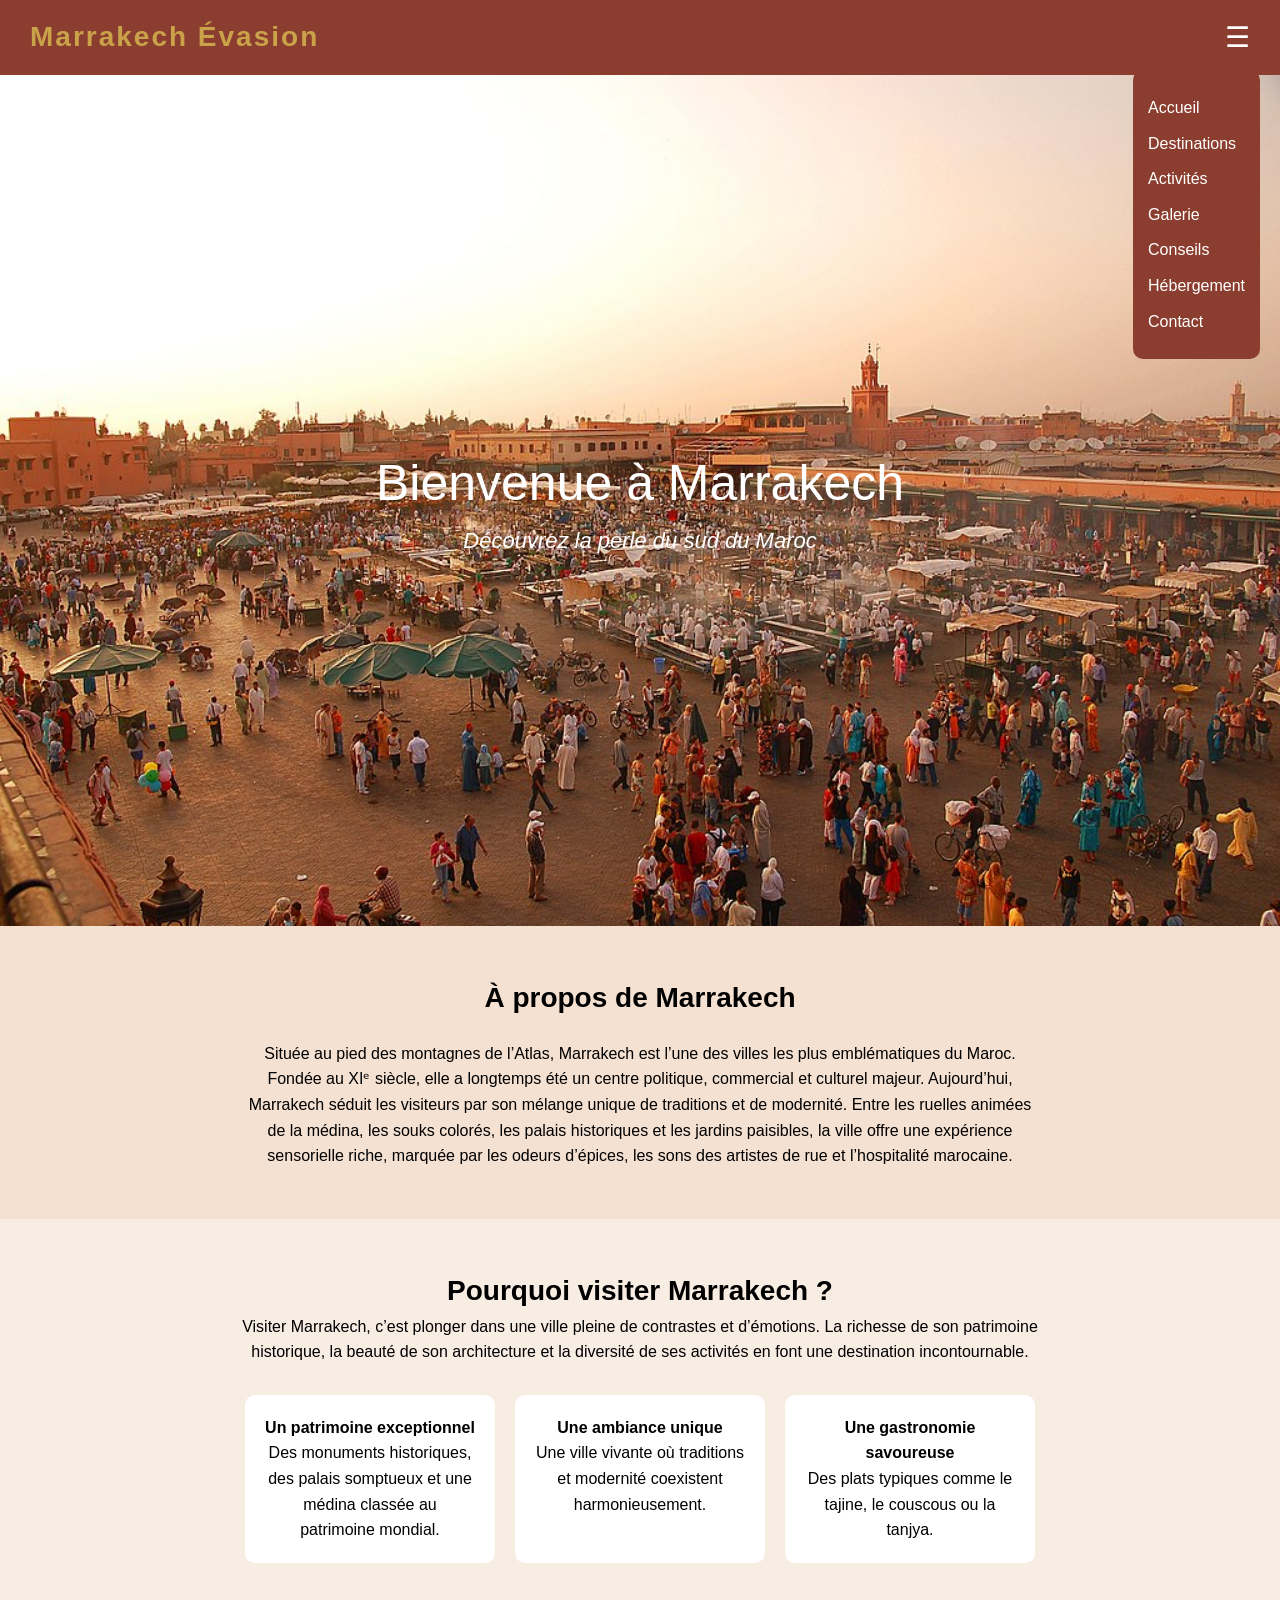
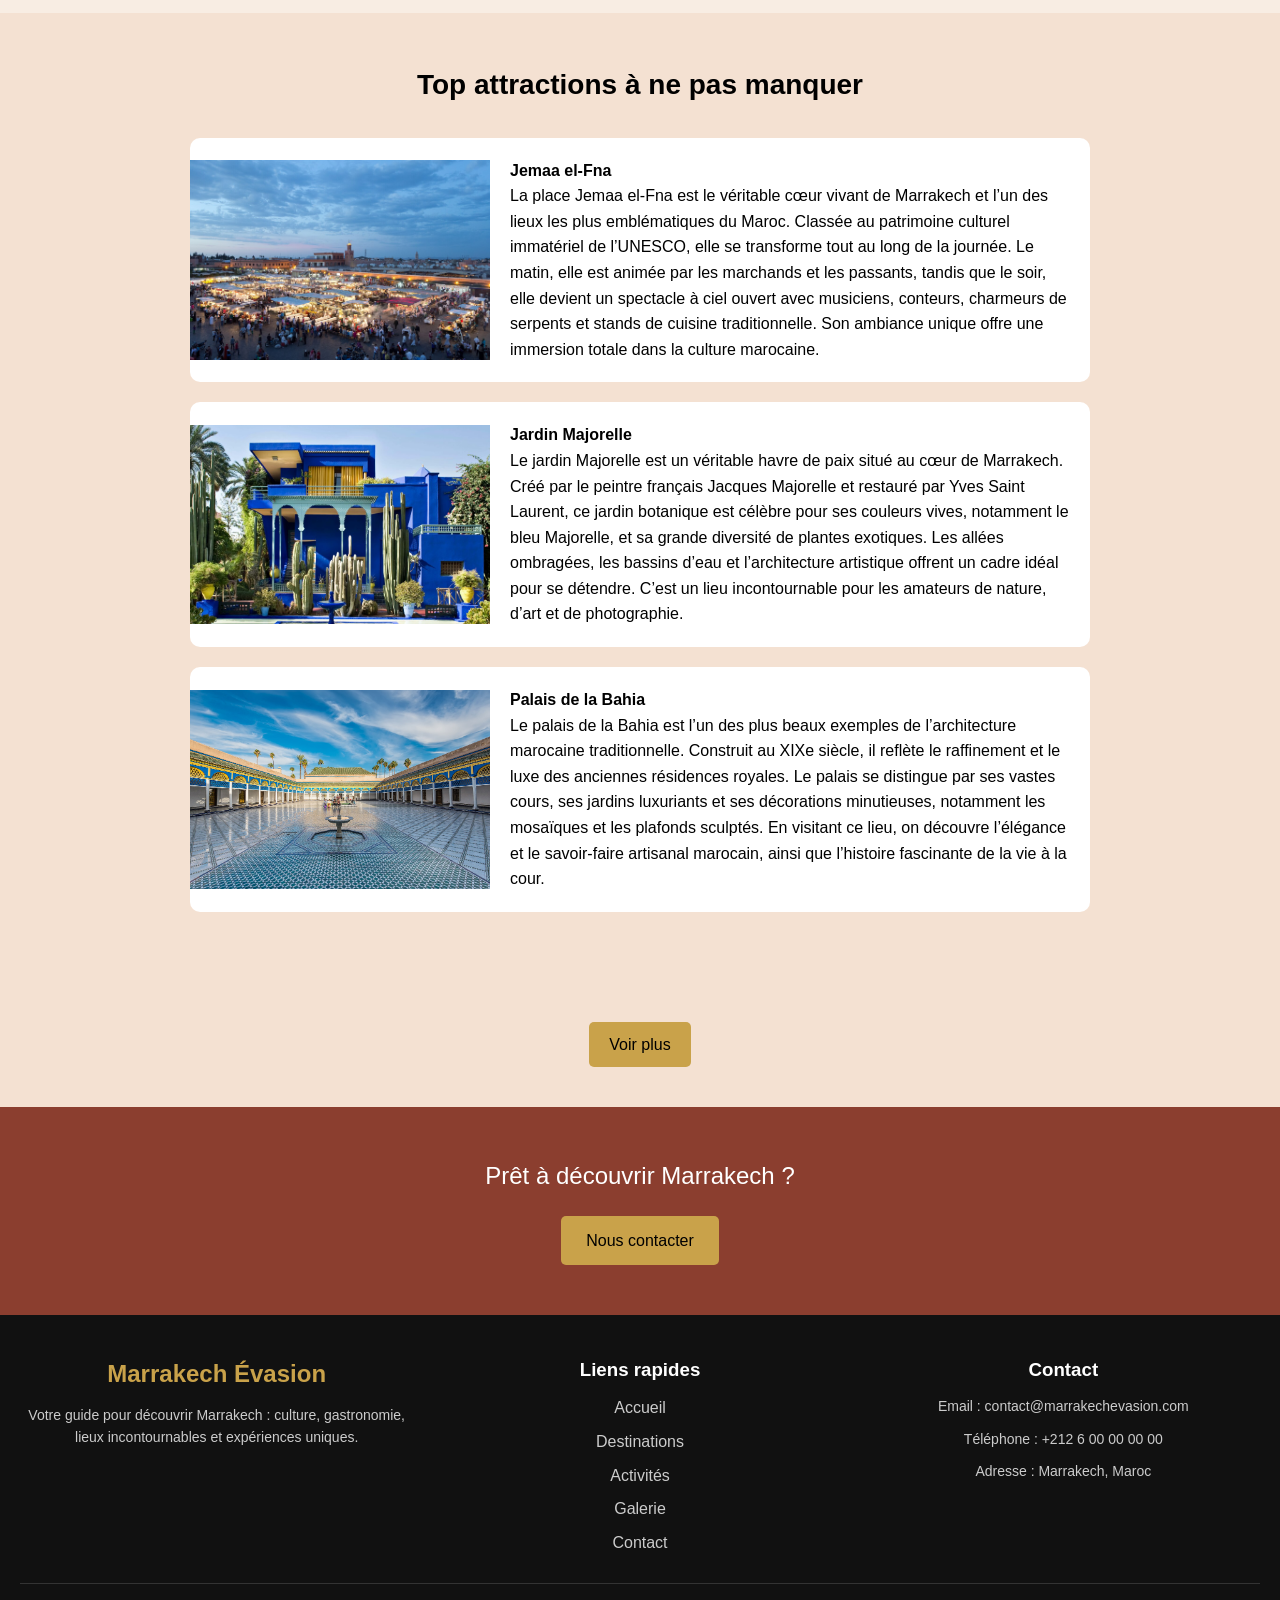
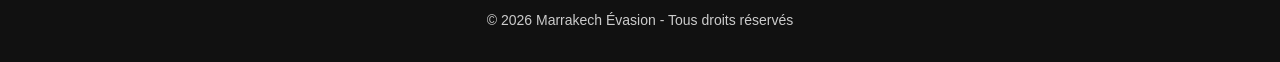
<file: index.html>
<!DOCTYPE html>
  <html>
    <head>
      <meta charset="UTF-8">
      <meta name="viewport" content="width=device-width, initial-scale=1.0">
      <meta name="description" content="Découvrez Marrakech : ses monuments, sa culture, ses activités et ses paysages exceptionnels.">
      <meta name="keywords" content="Marrakech, tourisme, Maroc, voyage, désert, souks, Jemaa el-Fna">
      <link rel="stylesheet" type="text/css" href="style.css">
      <title>Marrakech Évasion</title>

    </head>

    <body class="Accueil">

      <header>
      <nav class="navbar">
          <div class="logo">Marrakech Évasion</div>
          <button class="menu-icon" id="menu-icon">☰</button>

          <ul class="nav-links" id="nav-links">
              <li><a href="index.html">Accueil</a></li>
              <li><a href="Destinations.html">Destinations</a></li>
              <li><a href="Activities.html">Activités</a></li>
              <li><a href="Galerie.html">Galerie</a></li>
              <li><a href="Advices.html">Conseils</a></li>
              <li><a href="Hebergement.html">Hébergement</a></li>
              <li><a href="Contact.html">Contact</a></li>
          </ul>
      </nav>
      </header>

      <section class="SectionAcceuil_Ya">
          <div class="title">Bienvenue à Marrakech</div>
          <div class="slogan">Découvrez la perle du sud du Maroc</div>
      </section>

      <section class="presentation">
          <h3 class="pr_title">À propos de Marrakech</h3>
          <p class="par_1">
                  Située au pied des montagnes de l’Atlas, Marrakech est l’une des villes les
                  plus emblématiques du Maroc. Fondée au XIᵉ siècle, elle a longtemps été un
                    centre politique, commercial et culturel majeur. Aujourd’hui, Marrakech 
                    séduit les visiteurs par son mélange unique de traditions et de modernité.
                    Entre les ruelles animées de la médina, les souks colorés, les palais historiques
                      et les jardins paisibles, la ville offre une expérience sensorielle riche, marquée
                      par les odeurs d’épices, les sons des artistes de rue et l’hospitalité marocaine.
          </p>

      </section>


      <section class="pourquoi">
          <h3>Pourquoi visiter Marrakech ?</h3>
            <p class="par_2">
                Visiter Marrakech, c’est plonger dans une ville pleine de contrastes et d’émotions. 
                La richesse de son patrimoine historique, la beauté de son architecture et la diversité
                de ses activités en font une destination incontournable.
            </p>

          <div class="PourquoiCards-container">

            <div class="PourquoiCard">
              <h4>Un patrimoine exceptionnel</h4>
              <p>Des monuments historiques, des palais somptueux et une médina classée au patrimoine mondial.</p>
            </div>

            <div class="PourquoiCard">
              <h4>Une ambiance unique</h4>
              <p>Une ville vivante où traditions et modernité coexistent harmonieusement.</p>
            </div>

            <div class="PourquoiCard">
              <h4>Une gastronomie savoureuse</h4>
              <p>Des plats typiques comme le tajine, le couscous ou la tanjya.</p>
            </div>

          </div>

      </section>


      <section class="attraction-cards">
          <h3 class="attraction-cards_title">Top attractions à ne pas manquer</h3>
          <article class="attraction-card">
              <img src="images/Jemaa_el_Fna_Ya_1.jpg">
              <div class="attraction-text">
                  <h4>Jemaa el-Fna</h4>
                  <p>
                    La place Jemaa el-Fna est le véritable cœur vivant de Marrakech et l’un des lieux les plus emblématiques du Maroc. 
                    Classée au patrimoine culturel immatériel de l’UNESCO, elle se transforme tout au long de la journée. Le matin, 
                    elle est animée par les marchands et les passants, tandis que le soir, elle devient un spectacle à ciel ouvert avec 
                    musiciens, conteurs, charmeurs de serpents et stands de cuisine traditionnelle. Son ambiance unique offre une immersion 
                    totale dans la culture marocaine.
                  </p>
              </div>
          </article>
          <article class="attraction-card">
              <img src="images/Jardin_Majorelle_Ya_1.png">
              <div class="attraction-text">
                  <h4>Jardin Majorelle</h4>
                  <p>
                    Le jardin Majorelle est un véritable havre de paix situé au cœur de Marrakech. Créé par le peintre français Jacques 
                    Majorelle et restauré par Yves Saint Laurent, ce jardin botanique est célèbre pour ses couleurs vives, notamment le 
                    bleu Majorelle, et sa grande diversité de plantes exotiques. Les allées ombragées, les bassins d’eau et l’architecture 
                    artistique offrent un cadre idéal pour se détendre. C’est un lieu incontournable pour les amateurs de nature, d’art et 
                    de photographie.
                  </p>
              </div>
          </article>
          <article class="attraction-card">
              <img src="images/Palais_de_la_Bahia_Ya_1.jpg">
              <div class="attraction-text">
                  <h4>Palais de la Bahia</h4>
                  <p>
                    Le palais de la Bahia est l’un des plus beaux exemples de l’architecture marocaine traditionnelle. Construit au XIXe 
                    siècle, il reflète le raffinement et le luxe des anciennes résidences royales. Le palais se distingue par ses vastes 
                    cours, ses jardins luxuriants et ses décorations minutieuses, notamment les mosaïques et les plafonds sculptés. En 
                    visitant ce lieu, on découvre l’élégance et le savoir-faire artisanal marocain, ainsi que l’histoire fascinante de la 
                    vie à la cour.
                  </p>
              </div>
          </article>
      </section>


      <section class="partie_Destinations">
          <a href="Destinations.html"><p>Voir plus</p></a>
      </section>

      <section class="Contactez_nous">
          <p>Prêt à découvrir Marrakech ?</p>
          <a href="Contact.html">Nous contacter</a>
      </section>

        <footer class="footer">
            <div class="footer-container">

                <!-- Logo + description -->
                <div class="footer-section">
                    <h2 class="footer-logo">Marrakech Évasion</h2>
                    <p>
                        Votre guide pour découvrir Marrakech : culture, gastronomie,
                        lieux incontournables et expériences uniques.
                    </p>
                </div>

                <!-- Liens rapides -->
                <div class="footer-section">
                    <h3>Liens rapides</h3>
                    <ul>
                        <li><a href="index.html">Accueil</a></li>
                        <li><a href="Destinations.html">Destinations</a></li>
                        <li><a href="Activities.html">Activités</a></li>
                        <li><a href="Galerie.html">Galerie</a></li>
                        <li><a href="Contact.html">Contact</a></li>
                    </ul>
                </div>

                <!-- Contact -->
                <div class="footer-section">
                    <h3>Contact</h3>
                    <p>Email : contact@marrakechevasion.com</p> <!-- Faux compte -->
                    <p>Téléphone : +212 6 00 00 00 00</p> <!-- Faux numéro -->
                    <p>Adresse : Marrakech, Maroc</p> <!-- Exemple initial de l'adresse -->
                </div>

            </div>

            <!-- Bas du footer -->
            <div class="footer-bottom">
                <p>© 2026 Marrakech Évasion - Tous droits réservés</p>
            </div>
        </footer>

      <script src="app.js"></script>

    </body>
  </html>
</file>
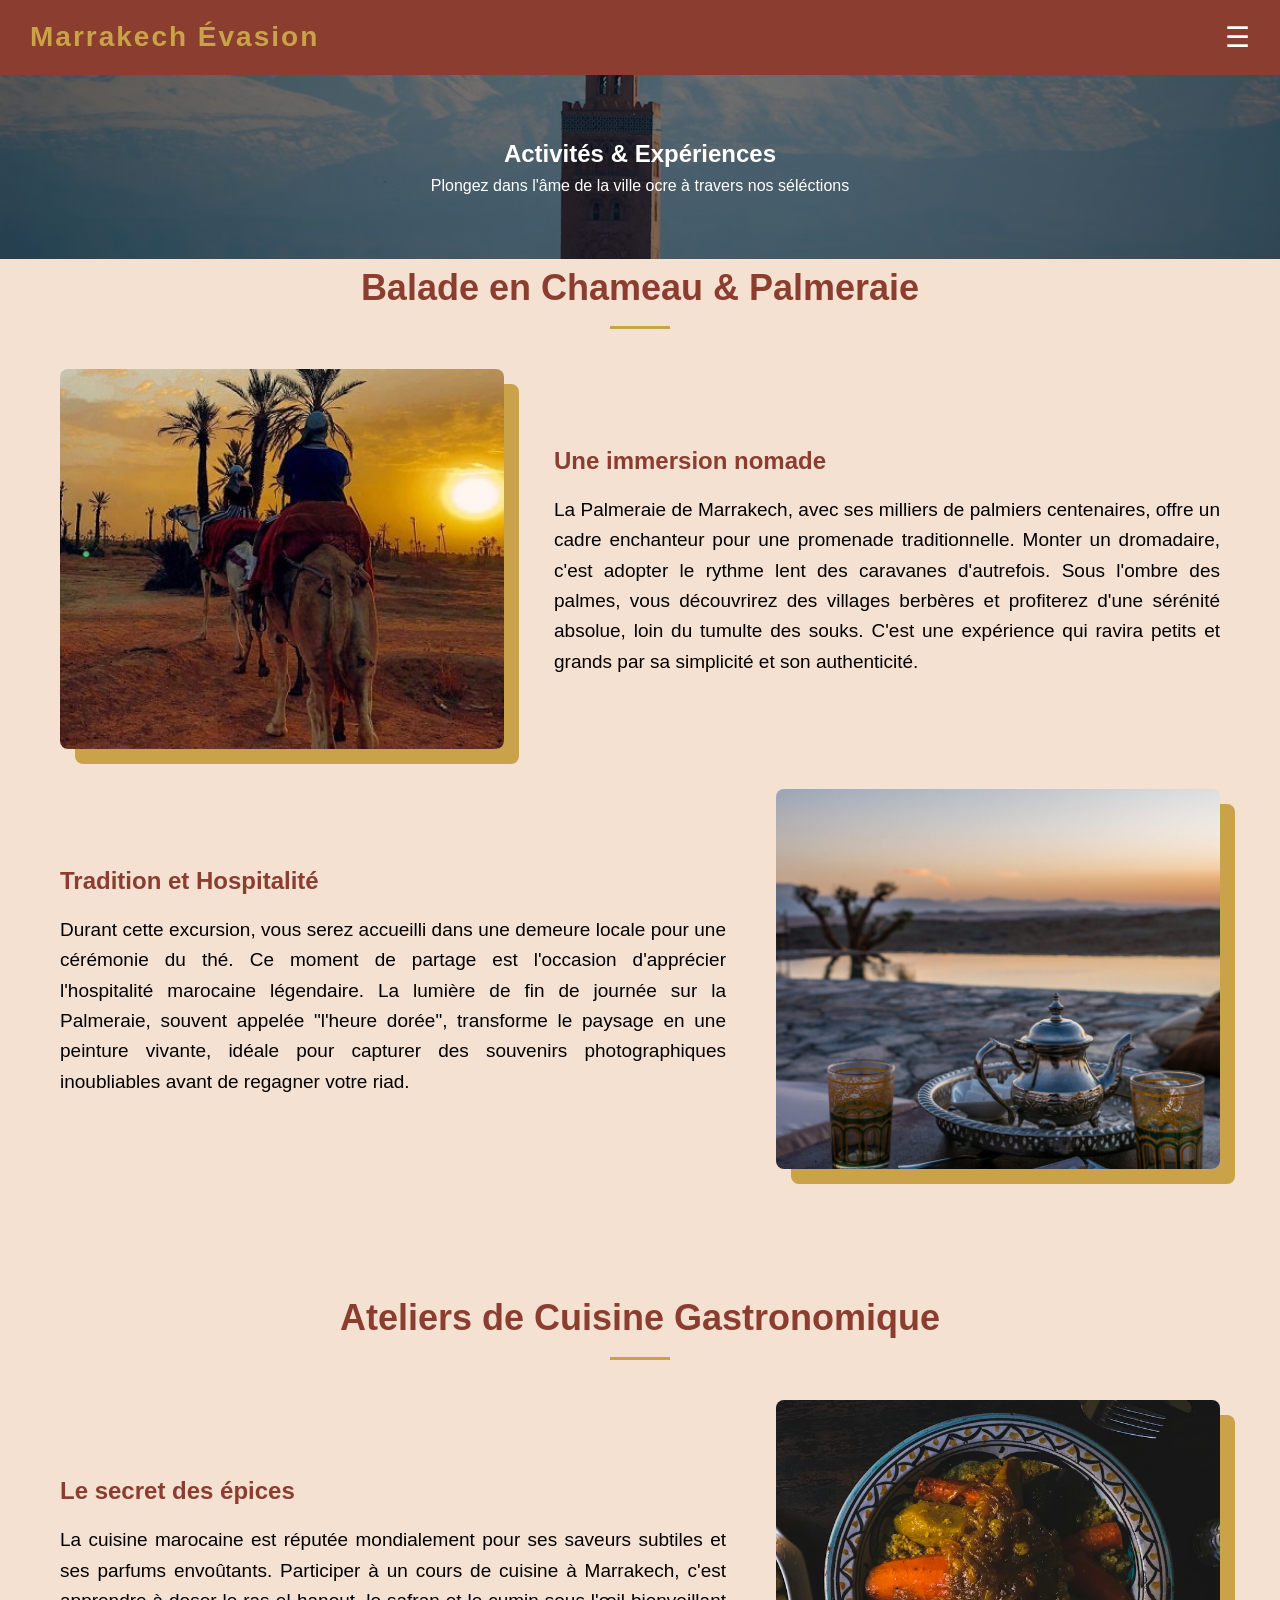
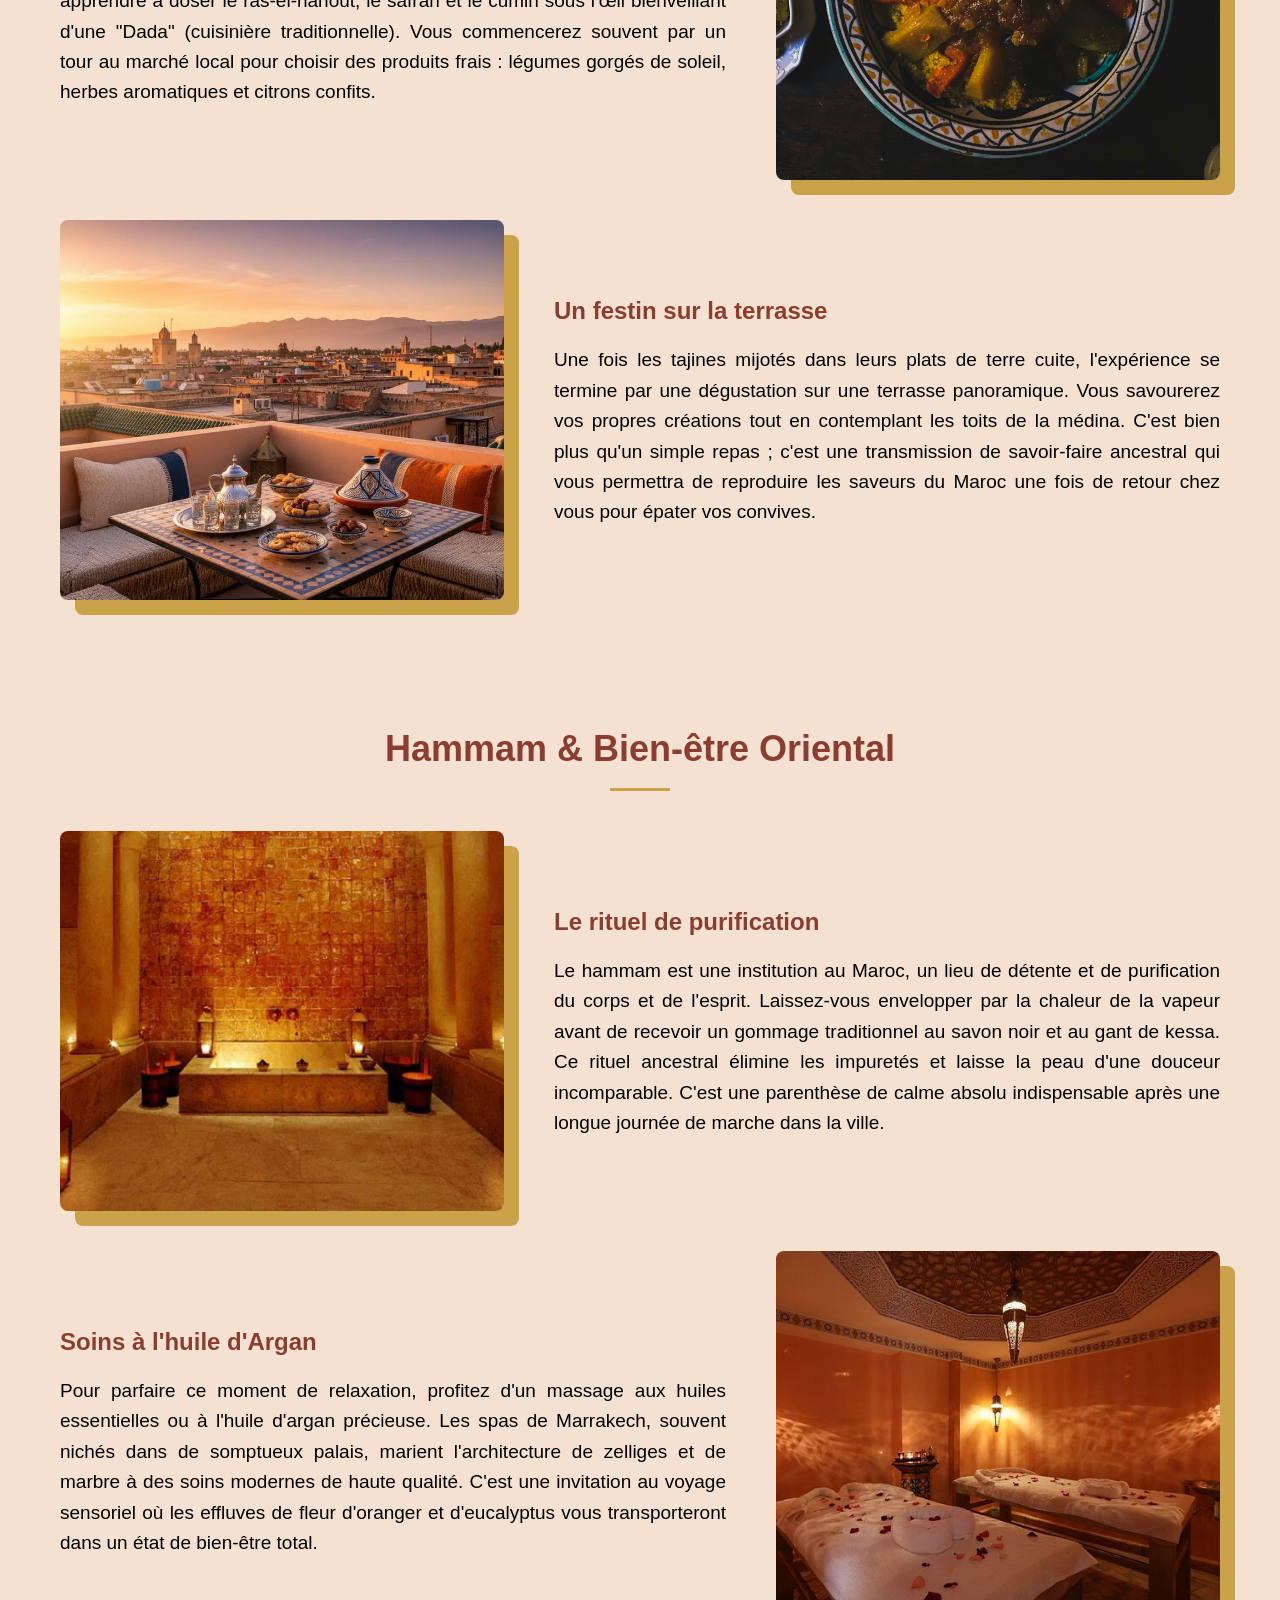
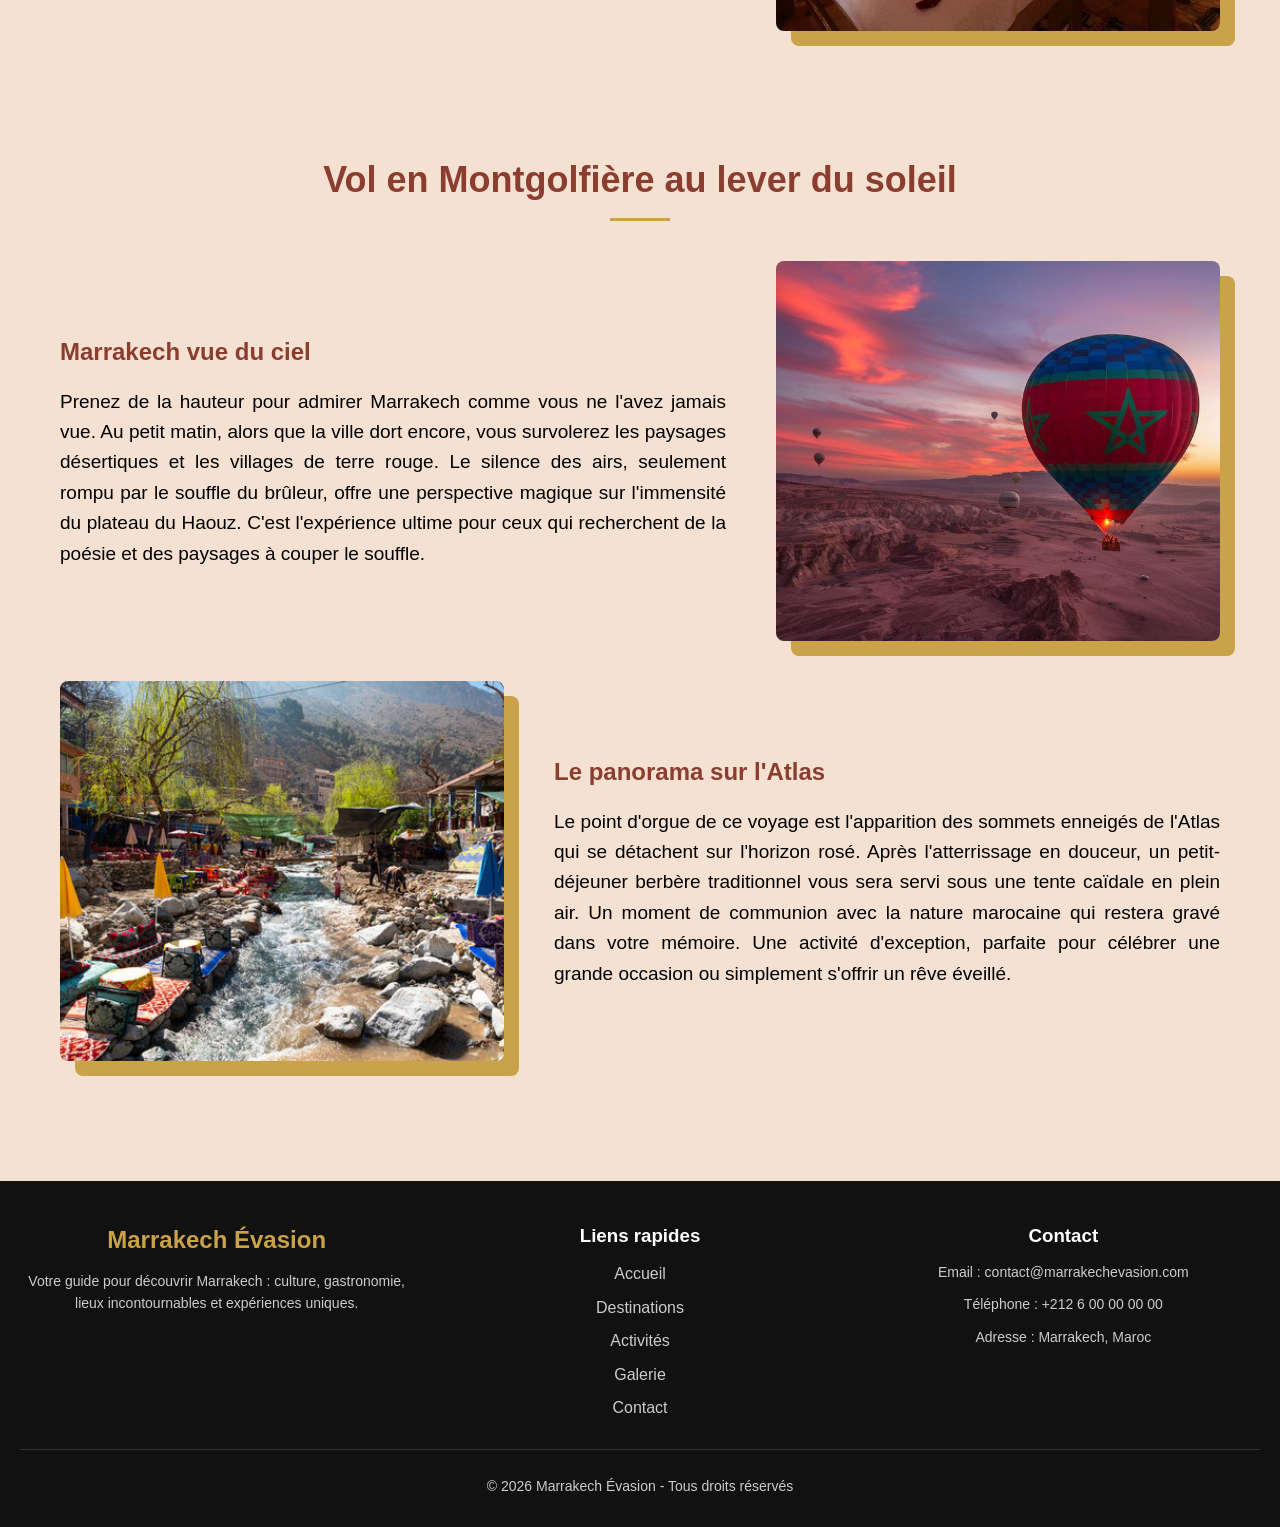
<file: Activities.html>
<!DOCTYPE html>
<html lang="fr">

<head>
    <meta charset="UTF-8">
    <meta name="viewport" content="width=device-width, initial-scale=1.0">
    <meta name="description" content="Découvrez les meilleures activités à Marrakech : désert, cuisine, détente et aventure.">
    <title>Activités - Marrakech Évasion</title>
    <link rel="stylesheet" href="style.css">
</head>

<body class="activities">

    <header>
      <nav class="navbar">
          <div class="logo">Marrakech Évasion</div>
          <button class="menu-icon" id="menu-icon">☰</button>

          <ul class="nav-links" id="nav-links">
              <li><a href="index.html">Accueil</a></li>
              <li><a href="Destinations.html">Destinations</a></li>
              <li><a href="Activities.html">Activités</a></li>
              <li><a href="Galerie.html">Galerie</a></li>
              <li><a href="Advices.html">Conseils</a></li>
              <li><a href="Hebergement.html">Hébergement</a></li>
              <li><a href="Contact.html">Contact</a></li>
          </ul>
      </nav>
      </header>

    <section class="page-header">
        <h1>Activités & Expériences</h1>
        <p>Plongez dans l'âme de la ville ocre à travers nos séléctions</p>
    </section>

    <main class="container">

        <article class="activity-block">
            <h2 class="activity-title">Balade en Chameau & Palmeraie</h2>
            <div class="grid-row reverse">
                <img src="images/agafay_chameau.jpg" alt="Chameau" class="activity-img row-image-top">
                <div class="activity-text">
                    <h4>Une immersion nomade</h4>
                    <p>La Palmeraie de Marrakech, avec ses milliers de palmiers centenaires, offre un cadre enchanteur pour une promenade traditionnelle. Monter un dromadaire, c'est adopter le rythme lent des caravanes d'autrefois. Sous l'ombre des palmes, vous découvrirez des villages berbères et profiterez d'une sérénité absolue, loin du tumulte des souks. C'est une expérience qui ravira petits et grands par sa simplicité et son authenticité.</p>
                </div>
            </div>
            <div class="grid-row">
                <div class="activity-text">
                    <h4>Tradition et Hospitalité</h4>
                    <p>Durant cette excursion, vous serez accueilli dans une demeure locale pour une cérémonie du thé. Ce moment de partage est l'occasion d'apprécier l'hospitalité marocaine légendaire. La lumière de fin de journée sur la Palmeraie, souvent appelée "l'heure dorée", transforme le paysage en une peinture vivante, idéale pour capturer des souvenirs photographiques inoubliables avant de regagner votre riad.</p>
                </div>
                <img src="images/agafay_tea.jpeg" alt="Désert" class="activity-img">
            </div>
        </article>

        <article class="activity-block">
            <h2 class="activity-title">Ateliers de Cuisine Gastronomique</h2>
            <div class="grid-row">
                <div class="activity-text">
                    <h4>Le secret des épices</h4>
                    <p>La cuisine marocaine est réputée mondialement pour ses saveurs subtiles et ses parfums envoûtants. Participer à un cours de cuisine à Marrakech, c'est apprendre à doser le ras-el-hanout, le safran et le cumin sous l'œil bienveillant d'une "Dada" (cuisinière traditionnelle). Vous commencerez souvent par un tour au marché local pour choisir des produits frais : légumes gorgés de soleil, herbes aromatiques et citrons confits.</p>
                </div>
                <img src="images/couscous.avif" alt="Cuisine" class="activity-img row-image-top">
            </div>
            <div class="grid-row reverse">
                <img src="images/terrasse_medina.jpg" alt="Plat" class="activity-img">
                <div class="activity-text">
                    <h4>Un festin sur la terrasse</h4>
                    <p>Une fois les tajines mijotés dans leurs plats de terre cuite, l'expérience se termine par une dégustation sur une terrasse panoramique. Vous savourerez vos propres créations tout en contemplant les toits de la médina. C'est bien plus qu'un simple repas ; c'est une transmission de savoir-faire ancestral qui vous permettra de reproduire les saveurs du Maroc une fois de retour chez vous pour épater vos convives.</p>
                </div>
            </div>
        </article>

        <article class="activity-block">
            <h2 class="activity-title">Hammam & Bien-être Oriental</h2>
            <div class="grid-row reverse">
                <img src="images/hammam.webp" alt="Hammam" class="activity-img row-image-top">
                <div class="activity-text">
                    <h4>Le rituel de purification</h4>
                    <p>Le hammam est une institution au Maroc, un lieu de détente et de purification du corps et de l'esprit. Laissez-vous envelopper par la chaleur de la vapeur avant de recevoir un gommage traditionnel au savon noir et au gant de kessa. Ce rituel ancestral élimine les impuretés et laisse la peau d'une douceur incomparable. C'est une parenthèse de calme absolu indispensable après une longue journée de marche dans la ville.</p>
                </div>
            </div>
            <div class="grid-row">
                <div class="activity-text">
                    <h4>Soins à l'huile d'Argan</h4>
                    <p>Pour parfaire ce moment de relaxation, profitez d'un massage aux huiles essentielles ou à l'huile d'argan précieuse. Les spas de Marrakech, souvent nichés dans de somptueux palais, marient l'architecture de zelliges et de marbre à des soins modernes de haute qualité. C'est une invitation au voyage sensoriel où les effluves de fleur d'oranger et d'eucalyptus vous transporteront dans un état de bien-être total.</p>
                </div>
                <img src="images/massage.jpg" alt="Spa" class="activity-img">
            </div>
        </article>

        <article class="activity-block">
            <h2 class="activity-title">Vol en Montgolfière au lever du soleil</h2>
            <div class="grid-row">
                <div class="activity-text">
                    <h4>Marrakech vue du ciel</h4>
                    <p>Prenez de la hauteur pour admirer Marrakech comme vous ne l'avez jamais vue. Au petit matin, alors que la ville dort encore, vous survolerez les paysages désertiques et les villages de terre rouge. Le silence des airs, seulement rompu par le souffle du brûleur, offre une perspective magique sur l'immensité du plateau du Haouz. C'est l'expérience ultime pour ceux qui recherchent de la poésie et des paysages à couper le souffle.</p>
                </div>
                <img src="images/montgolfière.jpg" alt="Montgolfière" class="activity-img row-image-top">
            </div>
            <div class="grid-row reverse">
                <img src="images/ourika.jpg" alt="Atlas" class="activity-img">
                <div class="activity-text">
                    <h4>Le panorama sur l'Atlas</h4>
                    <p>Le point d'orgue de ce voyage est l'apparition des sommets enneigés de l'Atlas qui se détachent sur l'horizon rosé. Après l'atterrissage en douceur, un petit-déjeuner berbère traditionnel vous sera servi sous une tente caïdale en plein air. Un moment de communion avec la nature marocaine qui restera gravé dans votre mémoire. Une activité d'exception, parfaite pour célébrer une grande occasion ou simplement s'offrir un rêve éveillé.</p>
                </div>
            </div>
        </article>

    </main>

    <footer class="footer">
            <div class="footer-container">

                <!-- Logo + description -->
                <div class="footer-section">
                    <h2 class="footer-logo">Marrakech Évasion</h2>
                    <p>
                        Votre guide pour découvrir Marrakech : culture, gastronomie,
                        lieux incontournables et expériences uniques.
                    </p>
                </div>

                <!-- Liens rapides -->
                <div class="footer-section">
                    <h3>Liens rapides</h3>
                    <ul>
                        <li><a href="index.html">Accueil</a></li>
                        <li><a href="Destinations.html">Destinations</a></li>
                        <li><a href="Activities.html">Activités</a></li>
                        <li><a href="Galerie.html">Galerie</a></li>
                        <li><a href="Contact.html">Contact</a></li>
                    </ul>
                </div>

                <!-- Contact -->
                <div class="footer-section">
                    <h3>Contact</h3>
                    <p>Email : contact@marrakechevasion.com</p> <!-- Faux compte -->
                    <p>Téléphone : +212 6 00 00 00 00</p> <!-- Faux numéro -->
                    <p>Adresse : Marrakech, Maroc</p> <!-- Exemple initial de l'adresse -->
                </div>

            </div>

            <!-- Bas du footer -->
            <div class="footer-bottom">
                <p>© 2026 Marrakech Évasion - Tous droits réservés</p>
            </div>
        </footer>
      <script src="app_activities_contact.js"></script>
</body>

</html>
</file>
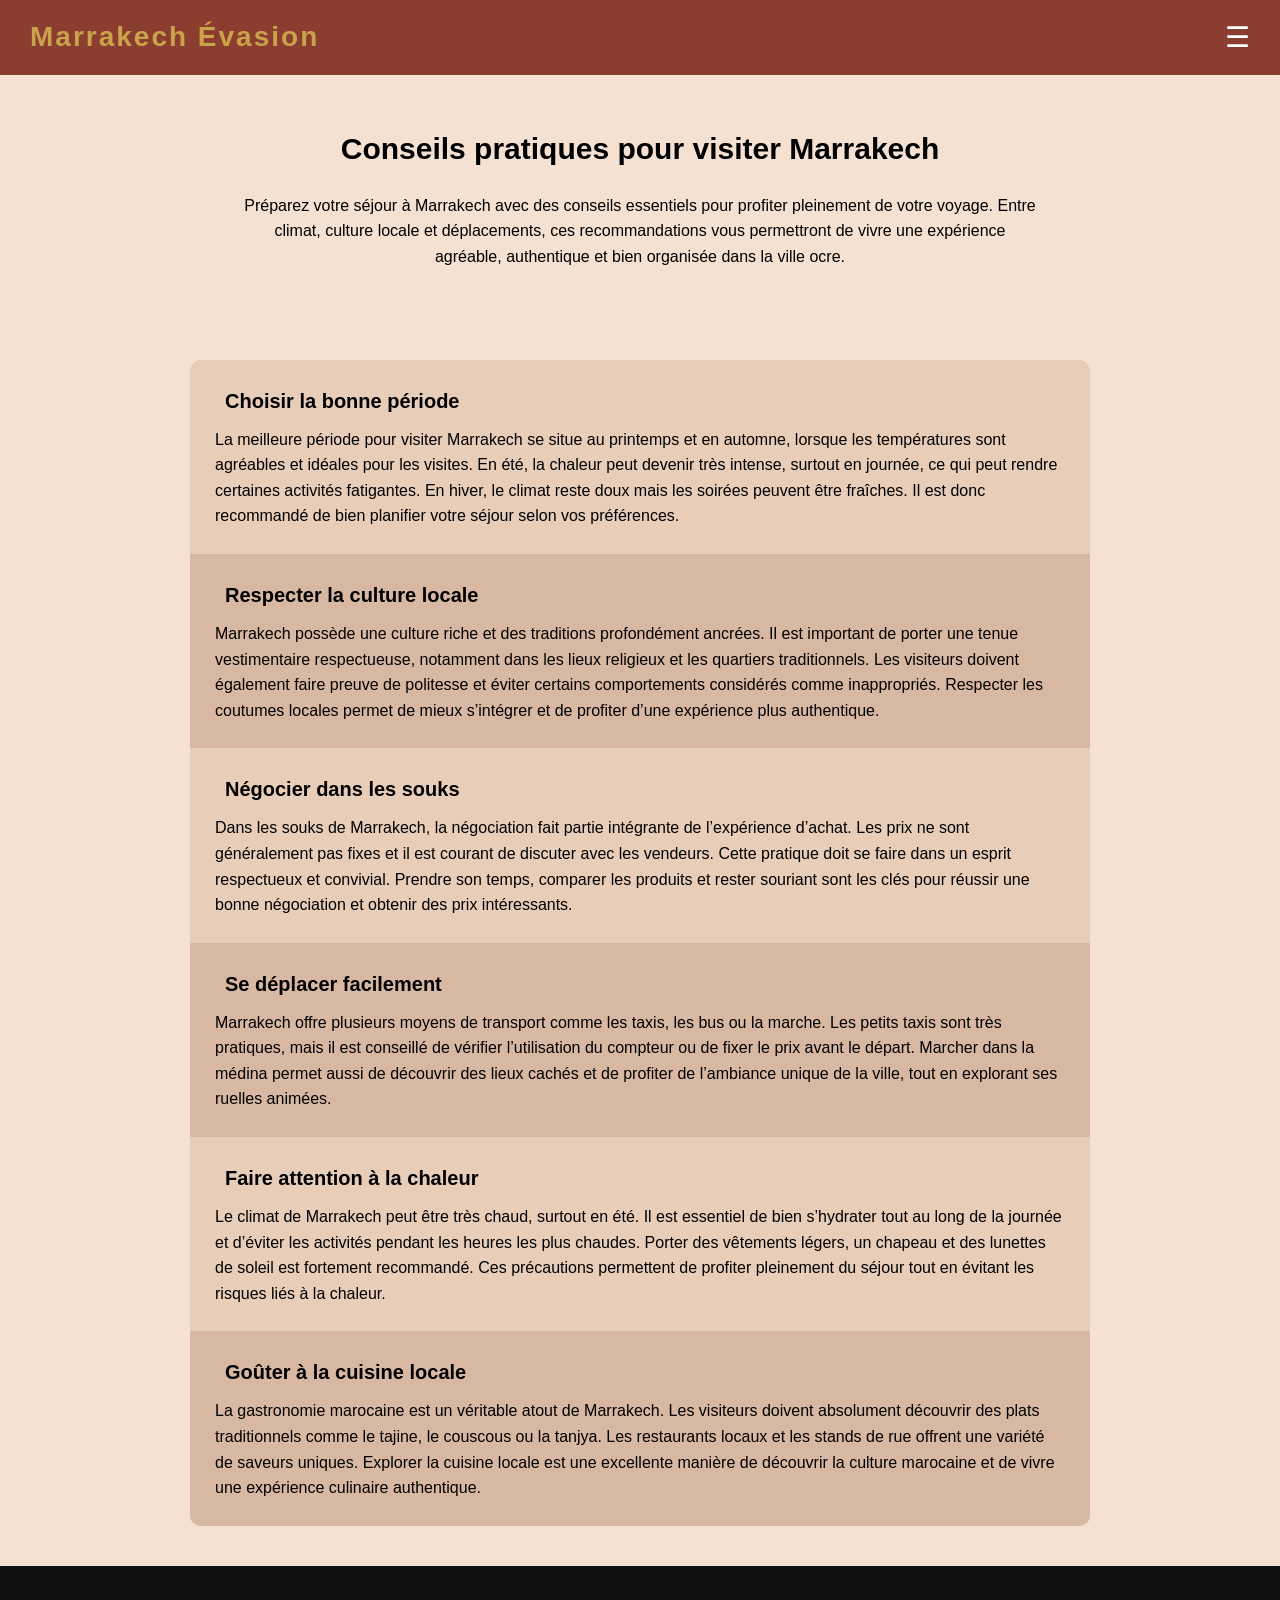
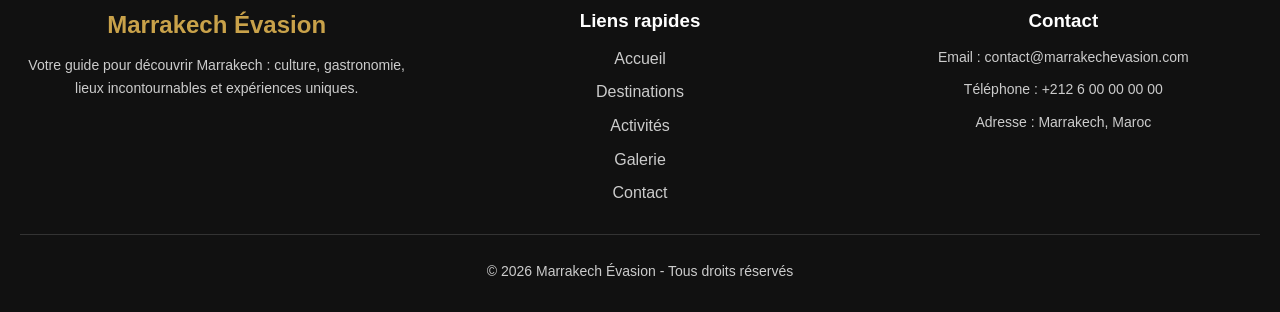
<file: Advices.html>
<!DOCTYPE html>
<html lang="fr">
<head>
    <meta charset="UTF-8">
    <meta name="viewport" content="width=device-width, initial-scale=1.0">
    <title>Conseils - Marrakech Évasion</title>
    <link rel="stylesheet" href="style.css">
</head>

<body class="Conseils">

<header>
<nav class="navbar">
    <div class="logo">Marrakech Évasion</div>
    <button class="menu-icon" id="menu-icon">☰</button>

    <ul class="nav-links" id="nav-links">
        <li><a href="index.html">Accueil</a></li>
        <li><a href="Destinations.html">Destinations</a></li>
        <li><a href="Activities.html">Activités</a></li>
        <li><a href="Galerie.html">Galerie</a></li>
        <li><a href="Advices.html">Conseils</a></li>
        <li><a href="Hebergement.html">Hébergement</a></li>
        <li><a href="Contact.html">Contact</a></li>
    </ul>
</nav>
</header>

<!-- Introduction -->
<section class="introduction">
    <h3 class="intr_title">Conseils pratiques pour visiter Marrakech</h3>
    <p class="par_1">
        Préparez votre séjour à Marrakech avec des conseils essentiels pour profiter pleinement de votre voyage.
        Entre climat, culture locale et déplacements, ces recommandations vous permettront de vivre une expérience
        agréable, authentique et bien organisée dans la ville ocre.
    </p>
</section>

<!-- Articles -->
<section class="conseils-container">

    <article class="conseil">
        <h4>Choisir la bonne période</h4>
        <p>
            La meilleure période pour visiter Marrakech se situe au printemps et en automne, lorsque les températures
            sont agréables et idéales pour les visites. En été, la chaleur peut devenir très intense, surtout en journée,
            ce qui peut rendre certaines activités fatigantes. En hiver, le climat reste doux mais les soirées peuvent
            être fraîches. Il est donc recommandé de bien planifier votre séjour selon vos préférences.
        </p>
    </article>

    <article class="conseil alt">
        <h4>Respecter la culture locale</h4>
        <p>
            Marrakech possède une culture riche et des traditions profondément ancrées. Il est important de porter une
            tenue vestimentaire respectueuse, notamment dans les lieux religieux et les quartiers traditionnels.
            Les visiteurs doivent également faire preuve de politesse et éviter certains comportements considérés comme
            inappropriés. Respecter les coutumes locales permet de mieux s’intégrer et de profiter d’une expérience plus authentique.
        </p>
    </article>

    <article class="conseil">
        <h4>Négocier dans les souks</h4>
        <p>
            Dans les souks de Marrakech, la négociation fait partie intégrante de l’expérience d’achat. Les prix ne sont
            généralement pas fixes et il est courant de discuter avec les vendeurs. Cette pratique doit se faire dans un
            esprit respectueux et convivial. Prendre son temps, comparer les produits et rester souriant sont les clés
            pour réussir une bonne négociation et obtenir des prix intéressants.
        </p>
    </article>

    <article class="conseil alt">
        <h4>Se déplacer facilement</h4>
        <p>
            Marrakech offre plusieurs moyens de transport comme les taxis, les bus ou la marche. Les petits taxis sont
            très pratiques, mais il est conseillé de vérifier l’utilisation du compteur ou de fixer le prix avant le
            départ. Marcher dans la médina permet aussi de découvrir des lieux cachés et de profiter de l’ambiance unique
            de la ville, tout en explorant ses ruelles animées.
        </p>
    </article>

    <article class="conseil">
        <h4>Faire attention à la chaleur</h4>
        <p>
            Le climat de Marrakech peut être très chaud, surtout en été. Il est essentiel de bien s’hydrater tout au long
            de la journée et d’éviter les activités pendant les heures les plus chaudes. Porter des vêtements légers, un
            chapeau et des lunettes de soleil est fortement recommandé. Ces précautions permettent de profiter pleinement
            du séjour tout en évitant les risques liés à la chaleur.
        </p>
    </article>

    <article class="conseil alt">
        <h4>Goûter à la cuisine locale</h4>
        <p>
            La gastronomie marocaine est un véritable atout de Marrakech. Les visiteurs doivent absolument découvrir des
            plats traditionnels comme le tajine, le couscous ou la tanjya. Les restaurants locaux et les stands de rue
            offrent une variété de saveurs uniques. Explorer la cuisine locale est une excellente manière de découvrir la
            culture marocaine et de vivre une expérience culinaire authentique.
        </p>
    </article>

</section>

        <footer class="footer">
            <div class="footer-container">

                <!-- Logo + description -->
                <div class="footer-section">
                    <h2 class="footer-logo">Marrakech Évasion</h2>
                    <p>
                        Votre guide pour découvrir Marrakech : culture, gastronomie,
                        lieux incontournables et expériences uniques.
                    </p>
                </div>

                <!-- Liens rapides -->
                <div class="footer-section">
                    <h3>Liens rapides</h3>
                    <ul>
                        <li><a href="index.html">Accueil</a></li>
                        <li><a href="Destinations.html">Destinations</a></li>
                        <li><a href="Activities.html">Activités</a></li>
                        <li><a href="Galerie.html">Galerie</a></li>
                        <li><a href="Contact.html">Contact</a></li>
                    </ul>
                </div>

                <!-- Contact -->
                <div class="footer-section">
                    <h3>Contact</h3>
                    <p>Email : contact@marrakechevasion.com</p> <!-- Faux compte -->
                    <p>Téléphone : +212 6 00 00 00 00</p> <!-- Faux numéro -->
                    <p>Adresse : Marrakech, Maroc</p> <!-- Exemple initial de l'adresse -->
                </div>

            </div>

            <!-- Bas du footer -->
            <div class="footer-bottom">
                <p>© 2026 Marrakech Évasion - Tous droits réservés</p>
            </div>
        </footer>

      <script src="app.js"></script>

</body>
</html>
</file>
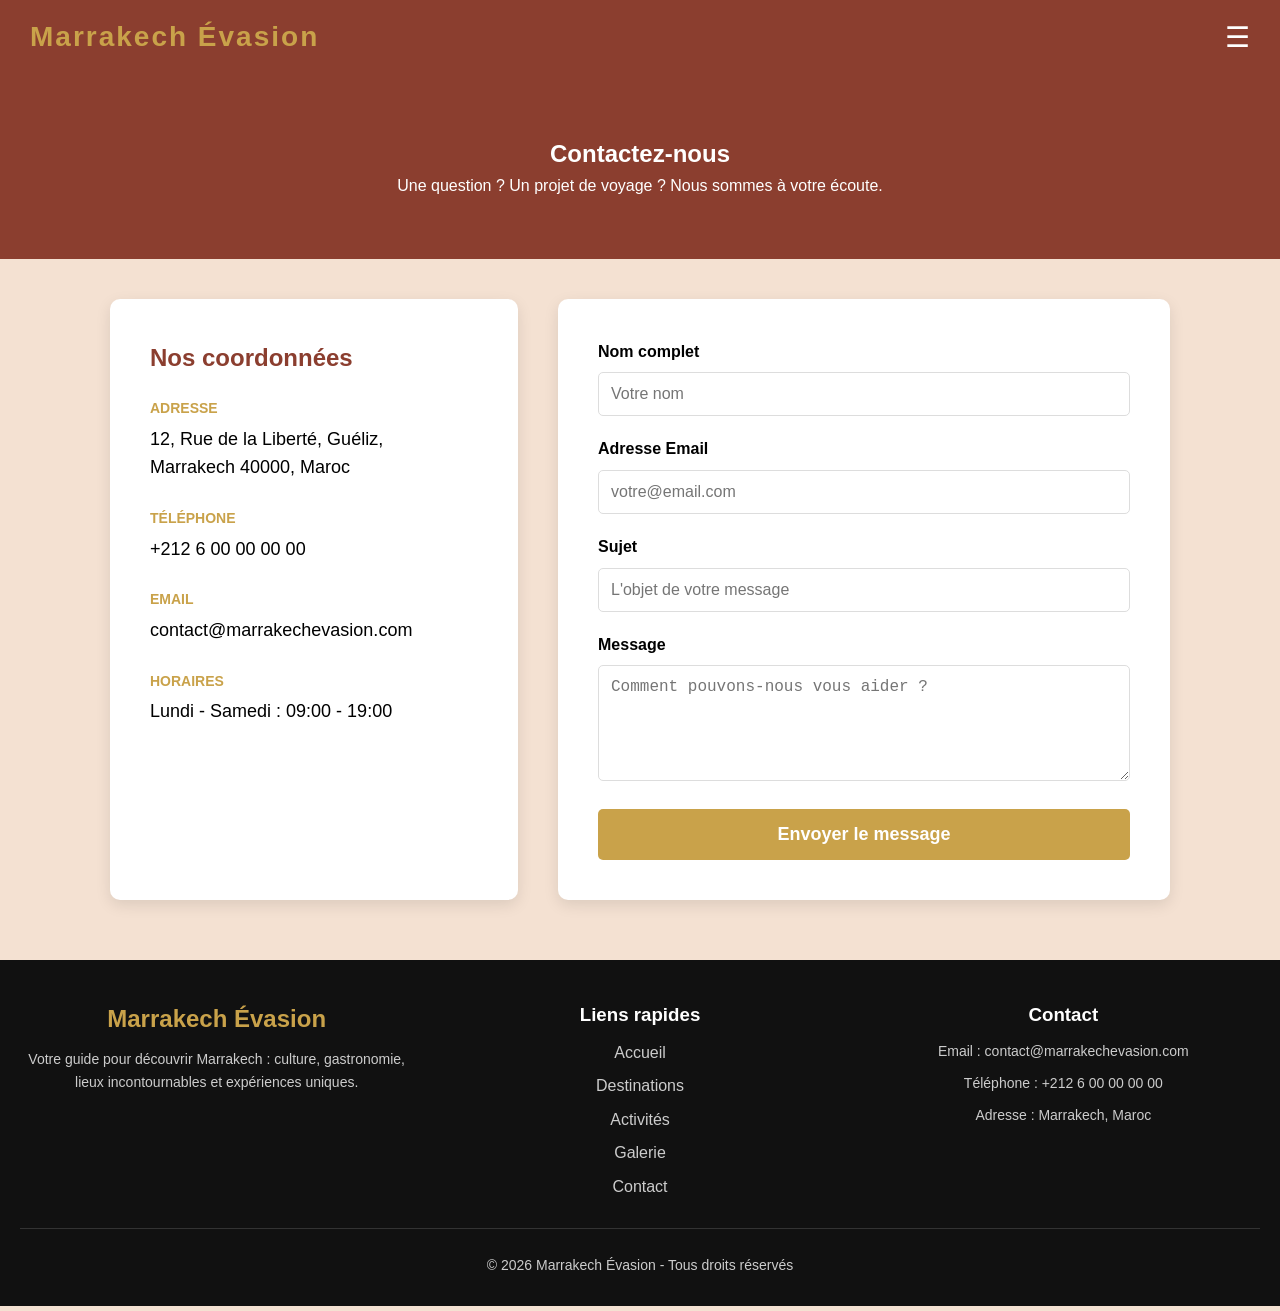
<file: Contact.html>
<!DOCTYPE html>
<html lang="fr">

<head>
    <meta charset="UTF-8">
    <meta name="viewport" content="width=device-width, initial-scale=1.0">
    <meta name="description" content="Contactez Marrakech Évasion pour planifier votre voyage inoubliable au Maroc.">
    <title>Contact - Marrakech Évasion</title>
    <link rel="stylesheet" href="style.css">
</head>

<body class="contact">

    <header>
      <nav class="navbar">
          <div class="logo">Marrakech Évasion</div>
          <button class="menu-icon" id="menu-icon">☰</button>

          <ul class="nav-links" id="nav-links">
              <li><a href="index.html">Accueil</a></li>
              <li><a href="Destinations.html">Destinations</a></li>
              <li><a href="Activities.html">Activités</a></li>
              <li><a href="Galerie.html">Galerie</a></li>
              <li><a href="Advices.html">Conseils</a></li>
              <li><a href="Hebergement.html">Hébergement</a></li>
              <li><a href="Contact.html">Contact</a></li>
          </ul>
      </nav>
      </header>

    <section class="page-header">
        <h1>Contactez-nous</h1>
        <p>Une question ? Un projet de voyage ? Nous sommes à votre écoute.</p>
    </section>

    <main class="container">
        <div class="contact-wrapper">
            
            <div class="contact-info">
                <h3>Nos coordonnées</h3>
                <div class="info-item">
                    <strong>Adresse</strong>
                    <p>12, Rue de la Liberté, Guéliz,<br>Marrakech 40000, Maroc</p>
                </div>
                <div class="info-item">
                    <strong>Téléphone</strong>
                    <p>+212 6 00 00 00 00</p>
                </div>
                <div class="info-item">
                    <strong>Email</strong>
                    <p>contact@marrakechevasion.com</p>
                </div>
                <div class="info-item">
                    <strong>Horaires</strong>
                    <p>Lundi - Samedi : 09:00 - 19:00</p>
                </div>
            </div>

            <div class="contact-form">
                <form id="formContact">
                    <div class="form-group">
                        <label for="name">Nom complet</label>
                        <input type="text" id="name" name="name" placeholder="Votre nom" required>
                    </div>
                    <div class="form-group">
                        <label for="email">Adresse Email</label>
                        <input type="email" id="email" name="email" placeholder="votre@email.com" required>
                    </div>
                    <div class="form-group">
                        <label for="subject">Sujet</label>
                        <input type="text" id="subject" name="subject" placeholder="L'objet de votre message">
                    </div>
                    <div class="form-group">
                        <label for="message">Message</label>
                        <textarea id="message" name="message" rows="5" placeholder="Comment pouvons-nous vous aider ?" required></textarea>
                    </div>
                    <button type="submit" class="btn-submit">Envoyer le message</button>
                </form>
            </div>

        </div>
    </main>

    <footer class="footer">
            <div class="footer-container">

                <!-- Logo + description -->
                <div class="footer-section">
                    <h2 class="footer-logo">Marrakech Évasion</h2>
                    <p>
                        Votre guide pour découvrir Marrakech : culture, gastronomie,
                        lieux incontournables et expériences uniques.
                    </p>
                </div>

                <!-- Liens rapides -->
                <div class="footer-section">
                    <h3>Liens rapides</h3>
                    <ul>
                        <li><a href="index.html">Accueil</a></li>
                        <li><a href="Destinations.html">Destinations</a></li>
                        <li><a href="Activities.html">Activités</a></li>
                        <li><a href="Galerie.html">Galerie</a></li>
                        <li><a href="Contact.html">Contact</a></li>
                    </ul>
                </div>

                <!-- Contact -->
                <div class="footer-section">
                    <h3>Contact</h3>
                    <p>Email : contact@marrakechevasion.com</p> <!-- Faux compte -->
                    <p>Téléphone : +212 6 00 00 00 00</p> <!-- Faux numéro -->
                    <p>Adresse : Marrakech, Maroc</p> <!-- Exemple initial de l'adresse -->
                </div>

            </div>

            <!-- Bas du footer -->
            <div class="footer-bottom">
                <p>© 2026 Marrakech Évasion - Tous droits réservés</p>
            </div>
        </footer>
      <script src="app_activities_contact.js"></script>
</body>

</html>
</file>
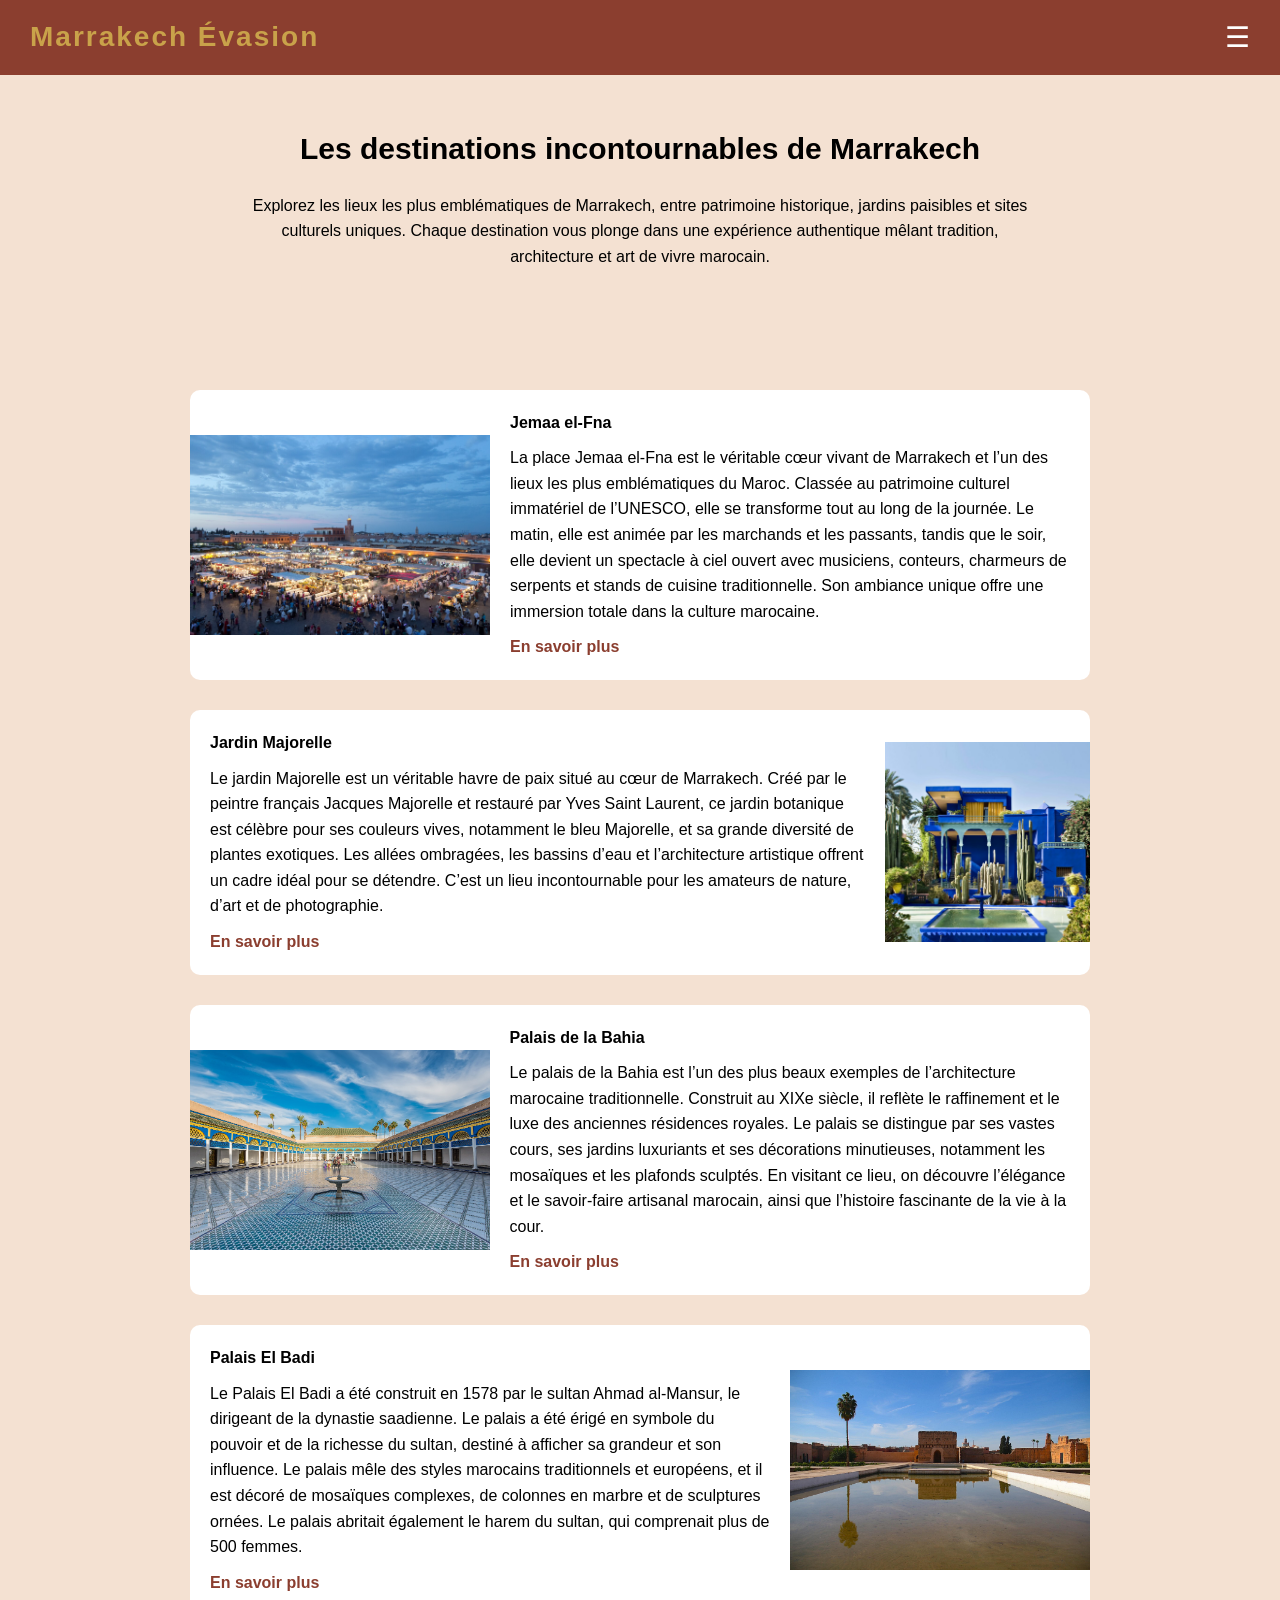
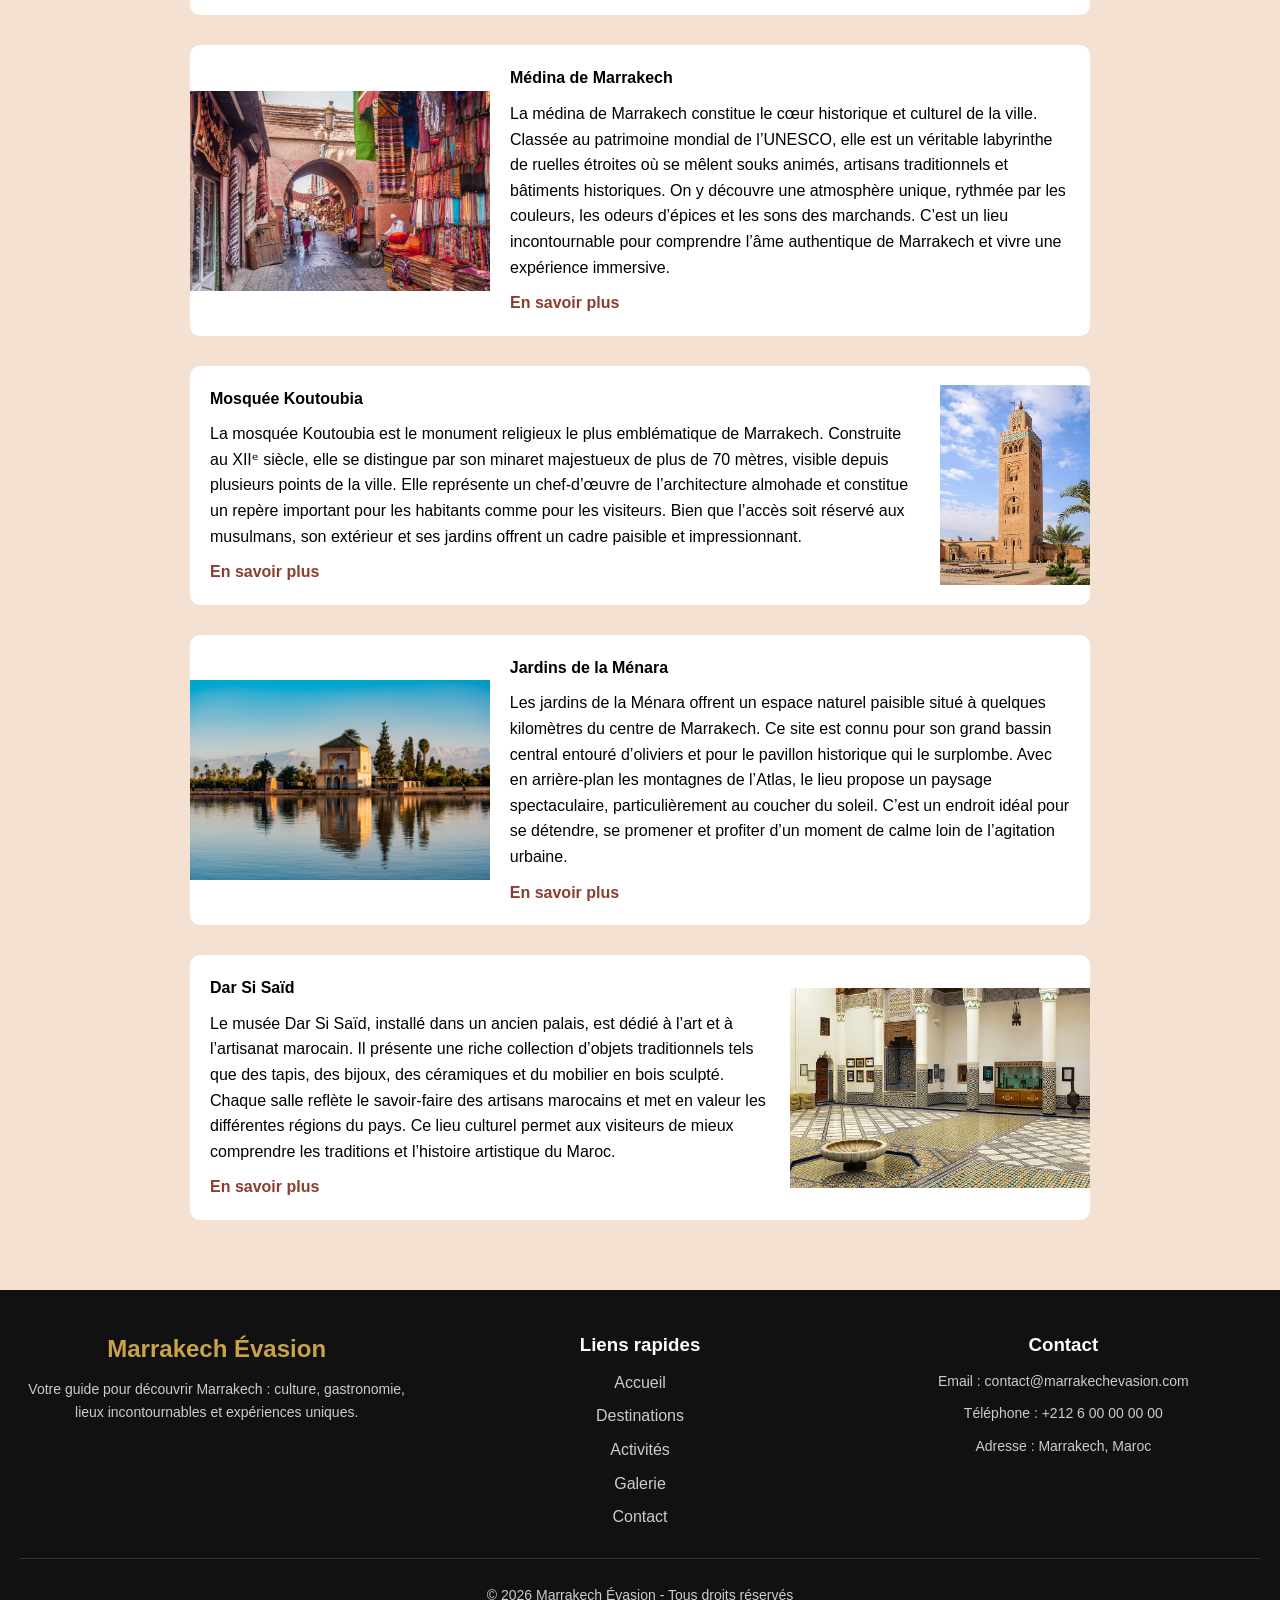
<file: Destinations.html>
<!DOCTYPE html>
    <html>
        <head>
        <meta charset="UTF-8">
        <meta name="viewport" content="width=device-width, initial-scale=1.0">
        <meta name="description" content="Découvrez les lieux incontournables de Marrakech.">
        <meta name="keywords" content="Marrakech, tourisme, destinations">
        <link rel="stylesheet" type="text/css" href="style.css">
        <title>Destinations - Marrakech Évasion</title>

        </head>

        <body class="Destinations">

            <header>
            <nav class="navbar">
                <div class="logo">Marrakech Évasion</div>
                <button class="menu-icon" id="menu-icon">☰</button>

                <ul class="nav-links" id="nav-links">
                    <li><a href="index.html">Accueil</a></li>
                    <li><a href="Destinations.html">Destinations</a></li>
                    <li><a href="Activities.html">Activités</a></li>
                    <li><a href="Galerie.html">Galerie</a></li>
                    <li><a href="Advices.html">Conseils</a></li>
                    <li><a href="Hebergement.html">Hébergement</a></li>
                    <li><a href="Contact.html">Contact</a></li>
                </ul>
            </nav>
            </header>

            <!-- Section introduction -->
            <section class="introduction">
                <h3 class="intr_title">Les destinations incontournables de Marrakech</h3>
                <p class="par_1">
                    Explorez les lieux les plus emblématiques de Marrakech, entre patrimoine historique,
                    jardins paisibles et sites culturels uniques. Chaque destination vous plonge dans
                    une expérience authentique mêlant tradition, architecture et art de vivre marocain.
                </p>
            </section>

            <!-- Section cartes -->
            <section class="destinations">

                <article class="destination-card">
                    <img src="images/Jemaa_el_Fna_Ya_1.jpg">
                    <div class="destination-text">
                        <h4>Jemaa el-Fna</h4>
                        <p>
                            La place Jemaa el-Fna est le véritable cœur vivant de Marrakech et l’un des lieux les plus emblématiques du Maroc. 
                            Classée au patrimoine culturel immatériel de l’UNESCO, elle se transforme tout au long de la journée. Le matin, 
                            elle est animée par les marchands et les passants, tandis que le soir, elle devient un spectacle à ciel ouvert avec 
                            musiciens, conteurs, charmeurs de serpents et stands de cuisine traditionnelle. Son ambiance unique offre une immersion 
                            totale dans la culture marocaine.
                        </p>
                        <a href="https://en.wikipedia.org/wiki/Jemaa_el-Fnaa" target="_blank">En savoir plus</a>
                    </div>
                </article>

                <article class="destination-card reverse">
                    <img src="images/Jardin_Majorelle_Ya_1.png">
                    <div class="destination-text">
                        <h4>Jardin Majorelle</h4>
                        <p>
                            Le jardin Majorelle est un véritable havre de paix situé au cœur de Marrakech. Créé par le peintre français Jacques 
                            Majorelle et restauré par Yves Saint Laurent, ce jardin botanique est célèbre pour ses couleurs vives, notamment le 
                            bleu Majorelle, et sa grande diversité de plantes exotiques. Les allées ombragées, les bassins d’eau et l’architecture 
                            artistique offrent un cadre idéal pour se détendre. C’est un lieu incontournable pour les amateurs de nature, d’art et 
                            de photographie.
                        </p>
                        <a href="https://en.wikipedia.org/wiki/Majorelle_Garden" target="_blank">En savoir plus</a>
                    </div>
                </article>

                <article class="destination-card">
                    <img src="images/Palais_de_la_Bahia_Ya_1.jpg">
                    <div class="destination-text">
                        <h4>Palais de la Bahia</h4>
                        <p>
                            Le palais de la Bahia est l’un des plus beaux exemples de l’architecture marocaine traditionnelle. Construit au XIXe 
                            siècle, il reflète le raffinement et le luxe des anciennes résidences royales. Le palais se distingue par ses vastes 
                            cours, ses jardins luxuriants et ses décorations minutieuses, notamment les mosaïques et les plafonds sculptés. En 
                            visitant ce lieu, on découvre l’élégance et le savoir-faire artisanal marocain, ainsi que l’histoire fascinante de la 
                            vie à la cour.
                        </p>
                        <a href="https://en.wikipedia.org/wiki/Bahia_Palace" target="_blank">En savoir plus</a>
                    </div>
                </article>

                <article class="destination-card reverse">
                    <img src="images/Palais_El_Badi_Ya_1.jpg">
                    <div class="destination-text">
                        <h4>Palais El Badi</h4>
                        <p>
                            Le Palais El Badi a été construit en 1578 par le sultan Ahmad al-Mansur, le dirigeant de la dynastie saadienne. 
                            Le palais a été érigé en symbole du pouvoir et de la richesse du sultan, destiné à afficher sa grandeur et son 
                            influence. Le palais mêle des styles marocains traditionnels et européens, et il est décoré de mosaïques complexes, 
                            de colonnes en marbre et de sculptures ornées. Le palais abritait également le harem du sultan, qui comprenait plus 
                            de 500 femmes.
                        </p>
                        <a href="https://en.wikipedia.org/wiki/El_Badi_Palace" target="_blank">En savoir plus</a>
                    </div>
                </article>

                <article class="destination-card">
                    <img src="images/Medina_de_Marrakech_Ya_1.jpg">
                    <div class="destination-text">
                        <h4>Médina de Marrakech</h4>
                        <p>
                            La médina de Marrakech constitue le cœur historique et culturel de la ville. Classée au patrimoine mondial de 
                            l’UNESCO, elle est un véritable labyrinthe de ruelles étroites où se mêlent souks animés, artisans traditionnels 
                            et bâtiments historiques. On y découvre une atmosphère unique, rythmée par les couleurs, les odeurs d’épices et 
                            les sons des marchands. C’est un lieu incontournable pour comprendre l’âme authentique de Marrakech et vivre une 
                            expérience immersive.
                        </p>
                        <a href="https://whc.unesco.org/en/list/331/" target="_blank">En savoir plus</a>
                    </div>
                </article>

                <article class="destination-card reverse">
                    <img src="images/Mosquee_Koutoubia_Ya_1.jpg">
                    <div class="destination-text">
                        <h4>Mosquée Koutoubia</h4>
                        <p>
                            La mosquée Koutoubia est le monument religieux le plus emblématique de Marrakech. Construite au XIIᵉ siècle, elle se 
                            distingue par son minaret majestueux de plus de 70 mètres, visible depuis plusieurs points de la ville. Elle représente 
                            un chef-d’œuvre de l’architecture almohade et constitue un repère important pour les habitants comme pour les visiteurs. 
                            Bien que l’accès soit réservé aux musulmans, son extérieur et ses jardins offrent un cadre paisible et impressionnant.
                        </p>
                        <a href="https://en.wikipedia.org/wiki/Kutubiyya_Mosque" target="_blank">En savoir plus</a>
                    </div>
                </article>

                <article class="destination-card">
                    <img src="images/Jardins_de_la_Menara_Ya_1.jpg">
                    <div class="destination-text">
                        <h4>Jardins de la Ménara</h4>
                        <p>
                            Les jardins de la Ménara offrent un espace naturel paisible situé à quelques kilomètres du centre de Marrakech. 
                            Ce site est connu pour son grand bassin central entouré d’oliviers et pour le pavillon historique qui le surplombe. 
                            Avec en arrière-plan les montagnes de l’Atlas, le lieu propose un paysage spectaculaire, particulièrement au coucher 
                            du soleil. C’est un endroit idéal pour se détendre, se promener et profiter d’un moment de calme loin de l’agitation 
                            urbaine.
                        </p>
                        <a href="https://en.wikipedia.org/wiki/Menara_Gardens" target="_blank">En savoir plus</a>
                    </div>
                </article>

                <article class="destination-card reverse">
                    <img src="images/Dar_Si_Said_Ya_1.jpg">
                    <div class="destination-text">
                        <h4>Dar Si Saïd</h4>
                        <p>
                            Le musée Dar Si Saïd, installé dans un ancien palais, est dédié à l’art et à l’artisanat marocain. Il présente une riche 
                            collection d’objets traditionnels tels que des tapis, des bijoux, des céramiques et du mobilier en bois sculpté. Chaque 
                            salle reflète le savoir-faire des artisans marocains et met en valeur les différentes régions du pays. Ce lieu culturel 
                            permet aux visiteurs de mieux comprendre les traditions et l’histoire artistique du Maroc.
                        </p>
                        <a href="https://en.wikipedia.org/wiki/Dar_Si_Said" target="_blank">En savoir plus</a>
                    </div>
                </article>

            </section>

            <footer class="footer">
                <div class="footer-container">

                    <!-- Logo + description -->
                    <div class="footer-section">
                        <h2 class="footer-logo">Marrakech Évasion</h2>
                        <p>
                            Votre guide pour découvrir Marrakech : culture, gastronomie,
                            lieux incontournables et expériences uniques.
                        </p>
                    </div>

                    <!-- Liens rapides -->
                    <div class="footer-section">
                        <h3>Liens rapides</h3>
                        <ul>
                            <li><a href="index.html">Accueil</a></li>
                            <li><a href="Destinations.html">Destinations</a></li>
                            <li><a href="Activities.html">Activités</a></li>
                            <li><a href="Galerie.html">Galerie</a></li>
                            <li><a href="Contact.html">Contact</a></li>
                        </ul>
                    </div>

                    <!-- Contact -->
                    <div class="footer-section">
                        <h3>Contact</h3>
                        <p>Email : contact@marrakechevasion.com</p> <!-- Faux compte -->
                        <p>Téléphone : +212 6 00 00 00 00</p> <!-- Faux numéro -->
                        <p>Adresse : Marrakech, Maroc</p> <!-- Exemple initial de l'adresse -->
                    </div>

                </div>

                <!-- Bas du footer -->
                <div class="footer-bottom">
                    <p>© 2026 Marrakech Évasion - Tous droits réservés</p>
                </div>
            </footer>
            
            <script src="app.js"></script>

        </body>
    </html>
</file>
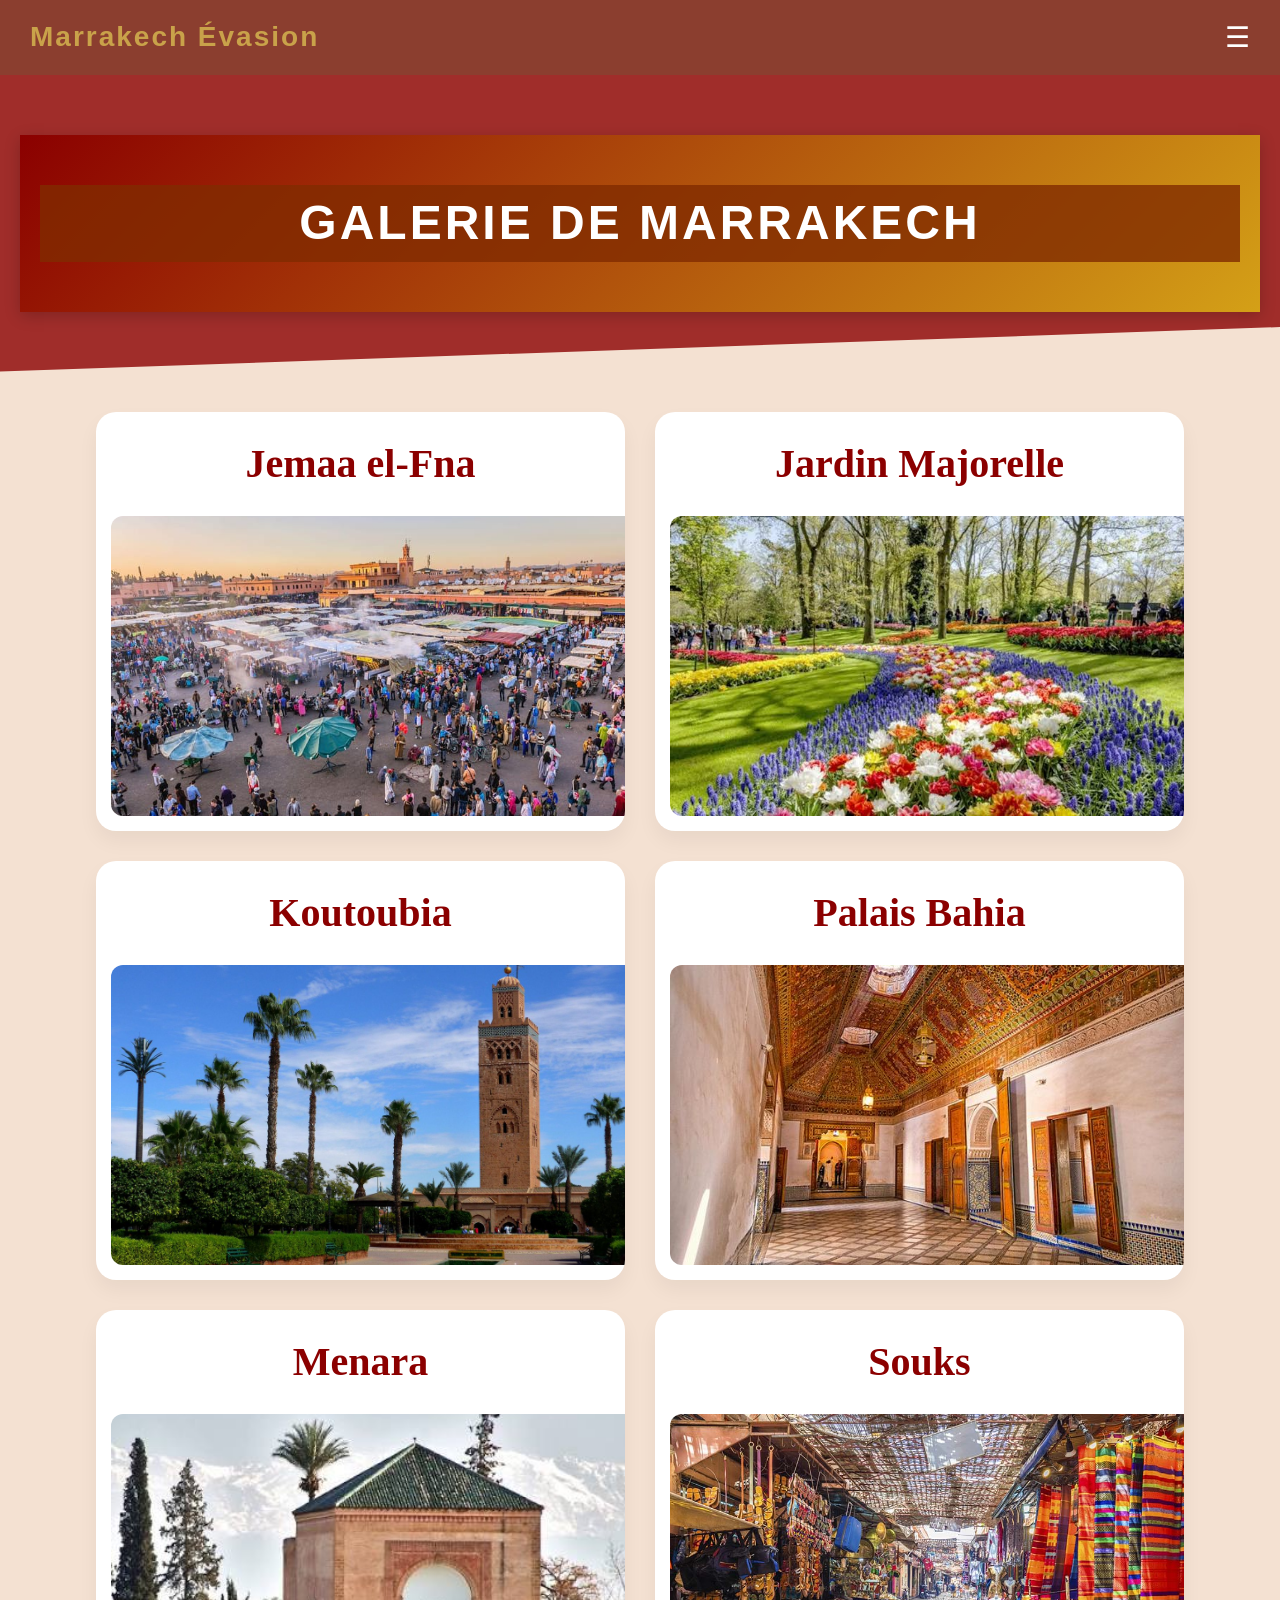
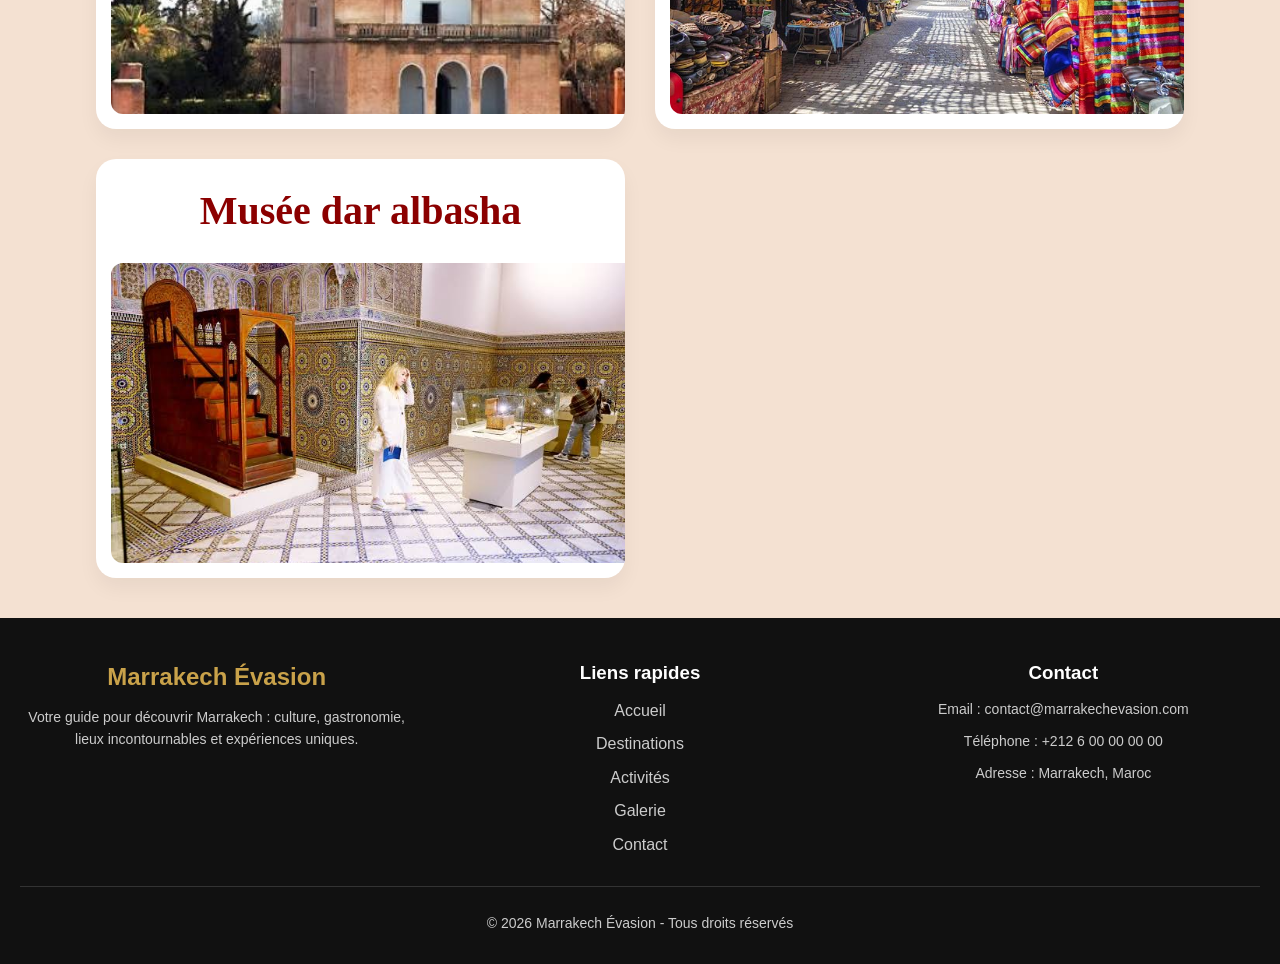
<file: Galerie.html>
<!DOCTYPE html>
<html lang="en">
<head class="Galerie">
<meta charset="UTF-8">
<meta name="viewport" content="width=device-width, initial-scale=1.0">
<title>Gallerie - Marrakech Évasion</title>
<link rel="stylesheet" href="style.css">
</head>

<body class="Galerie">

<header>
<nav class="navbar">
    <div class="logo">Marrakech Évasion</div>
    <button class="menu-icon" id="menu-icon">☰</button>

    <ul class="nav-links" id="nav-links">
        <li><a href="index.html">Accueil</a></li>
        <li><a href="Destinations.html">Destinations</a></li>
        <li><a href="Activities.html">Activités</a></li>
        <li><a href="Galerie.html">Galerie</a></li>
        <li><a href="Advices.html">Conseils</a></li>
        <li><a href="Hebergement.html">Hébergement</a></li>
        <li><a href="Contact.html">Contact</a></li>
    </ul>
</nav>
</header>

<section>
<div class="Bloc_titre">
<div class="Bloc_titre_1">
    <h1 class="titre">Galerie de Marrakech</h1>
</div>
</div>
<div class="container">

    <div class="place">
         <h2 align="center" style="font-size: 40px;"><b> Jemaa el-Fna </b></h2> 
        <div class="slider">
            <img src="images/image_jam3_fna.jpeg" class="active">
            <img src="images/image_jame3_fna1.jpeg">
            <img src="images/image_jame3_fna2.jpeg" width="100%">
        </div>
    </div>

    <div class="place">
       <h2 align="center" style="font-size: 40px;"><b>Jardin Majorelle</b></h2> 
        <div class="slider">
            <img src="images/image_jarda.jpeg" class="active">
            <img src="images/image_jarda4.jpeg" >
            <img src="images/image_jarda3.jpeg" width="100%">
        </div>
    </div>

    <div class="place">
        <h2 align="center" style="font-size: 40px;"><b>Koutoubia</b></h2> 
        <div class="slider">
            <img src="images/image_kotobia.jpeg" class="active">
            <img src="images/image_kotobia1.jpeg">
            <img src="images/image_kotobia2.jpeg">
        </div>
    </div>

    <div class="place">
        <h2 align="center" style="font-size: 40px;"><b>Palais Bahia</b></h2> 
        <div class="slider">
            <img src="images/image_bahia.jpeg" class="active">
            <img src="images/image_bahia1.jpeg">
            <img src="images/image_bahia2.jpeg">
        </div>
    </div>

    <div class="place">
         <h2 align="center" style="font-size: 40px;"><b>Menara</b></h2> 
        <div class="slider">
            <img src="images/image_MENARA.jpeg" class="active">
            <img src="images/image_MENARA1.jpeg">
            <img src="images/image_MENARA2.jpeg">
        </div>
    </div>

    <div class="place">
        <h2 align="center" style="font-size: 40px;"><b>Souks</b></h2> 
        <div class="slider">
            <img src="images/image_SOUKS.jpeg" class="active">
            <img src="images/image_SOUKS1.jpeg">
            <img src="images/image_SOUKS2.jpeg">
        </div>
    </div>

    <div class="place">
        <h2 align="center" style="font-size: 40px;"><b>Musée dar albasha</b></h2> 
        <div class="slider">
            <img src="images/image_musse.jpeg" class="active">
            <img src="images/image_musee1.jpeg">
            <img src="images/image_musee2.jpeg">
        </div>
    </div>

</div>
</section>
<footer class="footer">
    <div class="footer-container">

        <!-- Logo + description -->
        <div class="footer-section">
            <h2 class="footer-logo">Marrakech Évasion</h2>
            <p>
                Votre guide pour découvrir Marrakech : culture, gastronomie,
                lieux incontournables et expériences uniques.
            </p>
        </div>

        <!-- Liens rapides -->
        <div class="footer-section">
            <h3>Liens rapides</h3>
            <ul>
                <li><a href="index.html">Accueil</a></li>
                <li><a href="Destinations.html">Destinations</a></li>
                <li><a href="Activities.html">Activités</a></li>
                <li><a href="Galerie.html">Galerie</a></li>
                <li><a href="Contact.html">Contact</a></li>
            </ul>
        </div>

        <!-- Contact -->
        <div class="footer-section">
            <h3>Contact</h3>
            <p>Email : contact@marrakechevasion.com</p> <!-- Faux compte -->
            <p>Téléphone : +212 6 00 00 00 00</p> <!-- Faux numéro -->
            <p>Adresse : Marrakech, Maroc</p> <!-- Exemple initial de l'adresse -->
        </div>

    </div>

    <!-- Bas du footer -->
    <div class="footer-bottom">
        <p>© 2026 Marrakech Évasion - Tous droits réservés</p>
    </div>
</footer>

<script src="javascript1.js"></script>
<script src="app.js"></script>
</body>
</html>
</file>
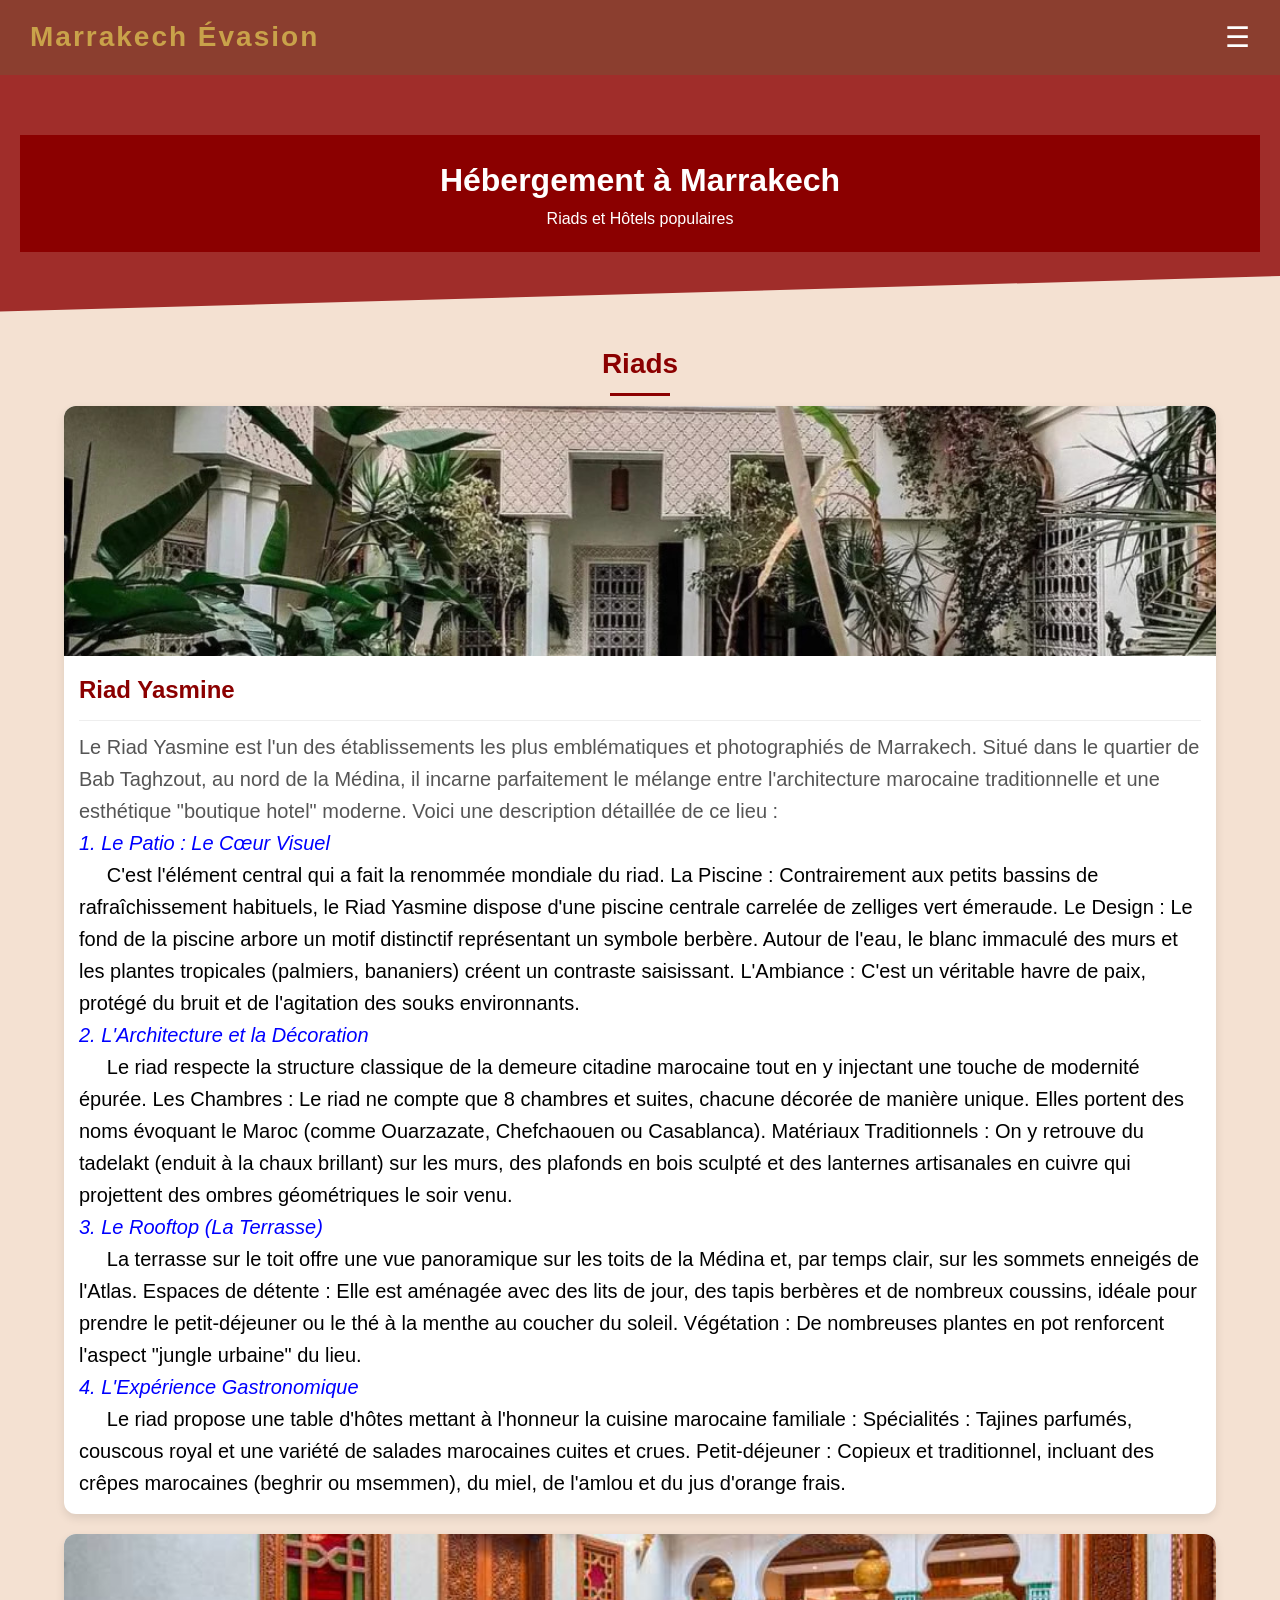
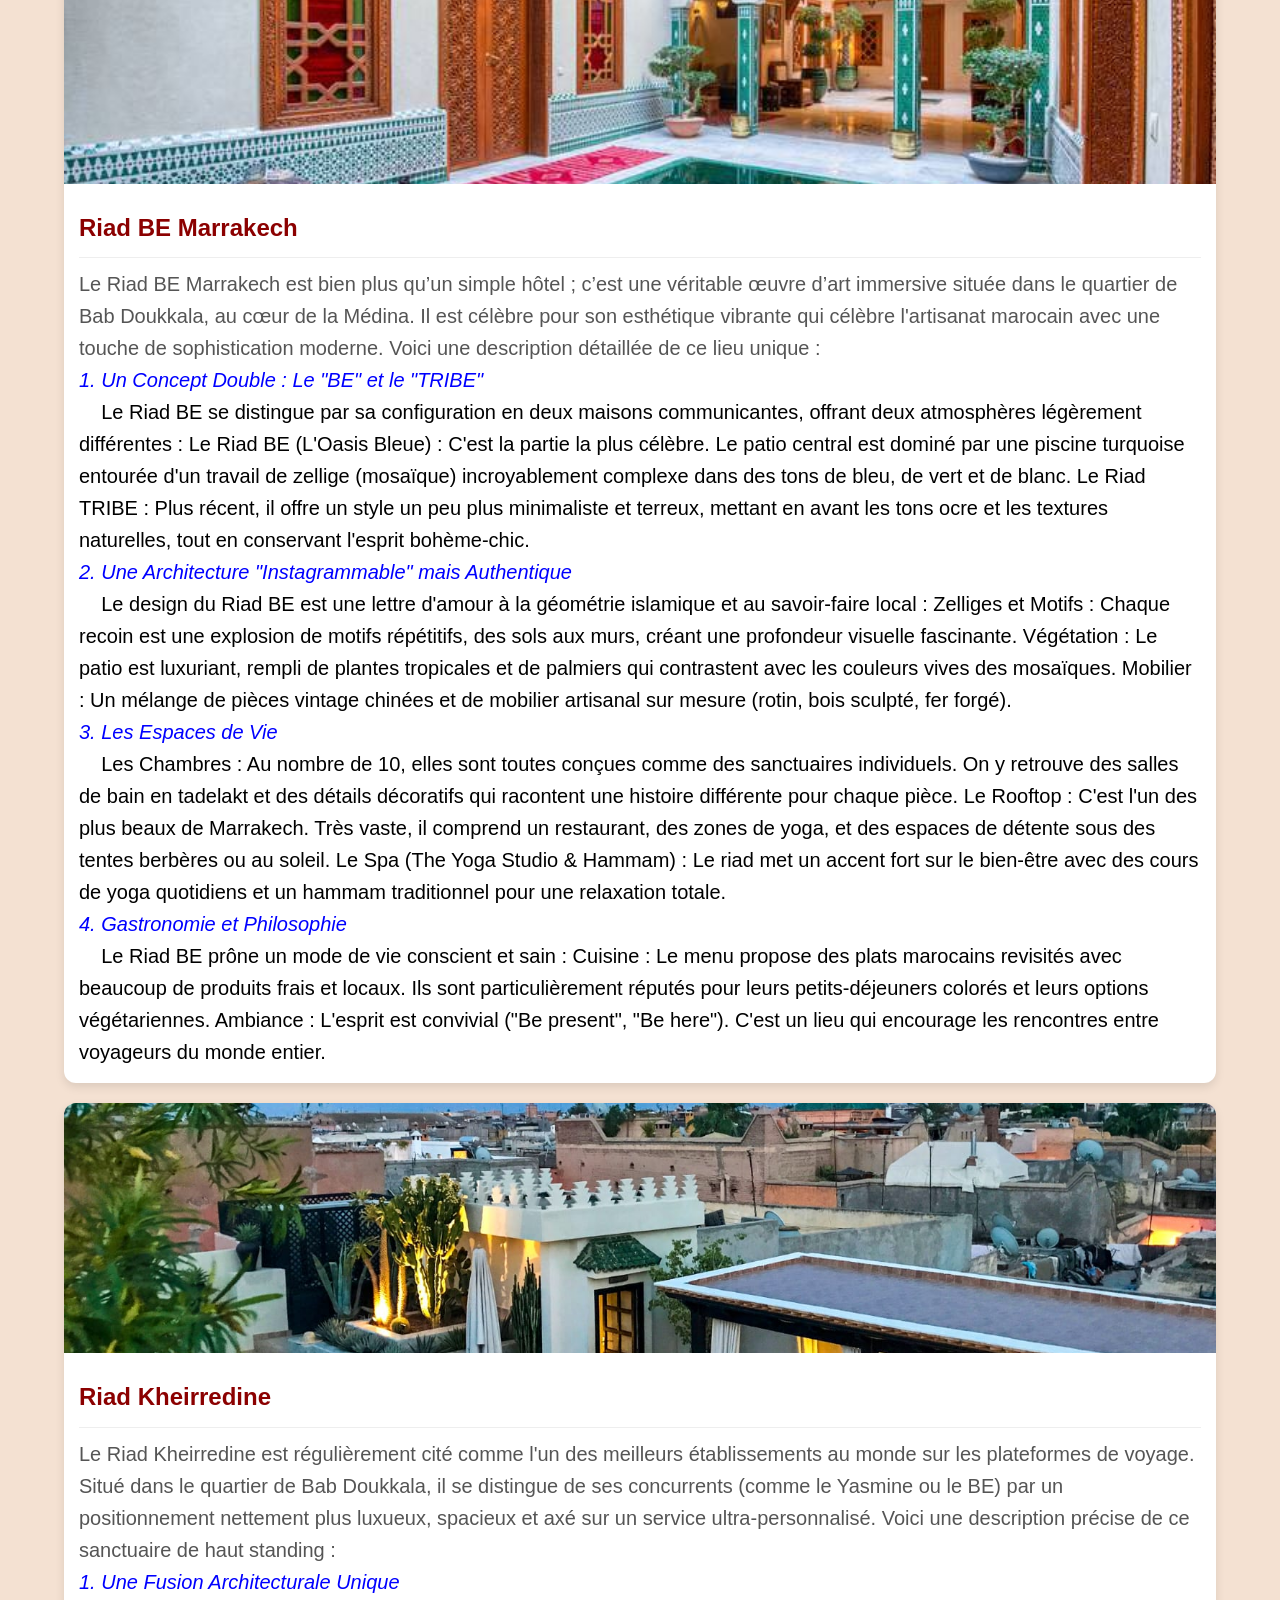
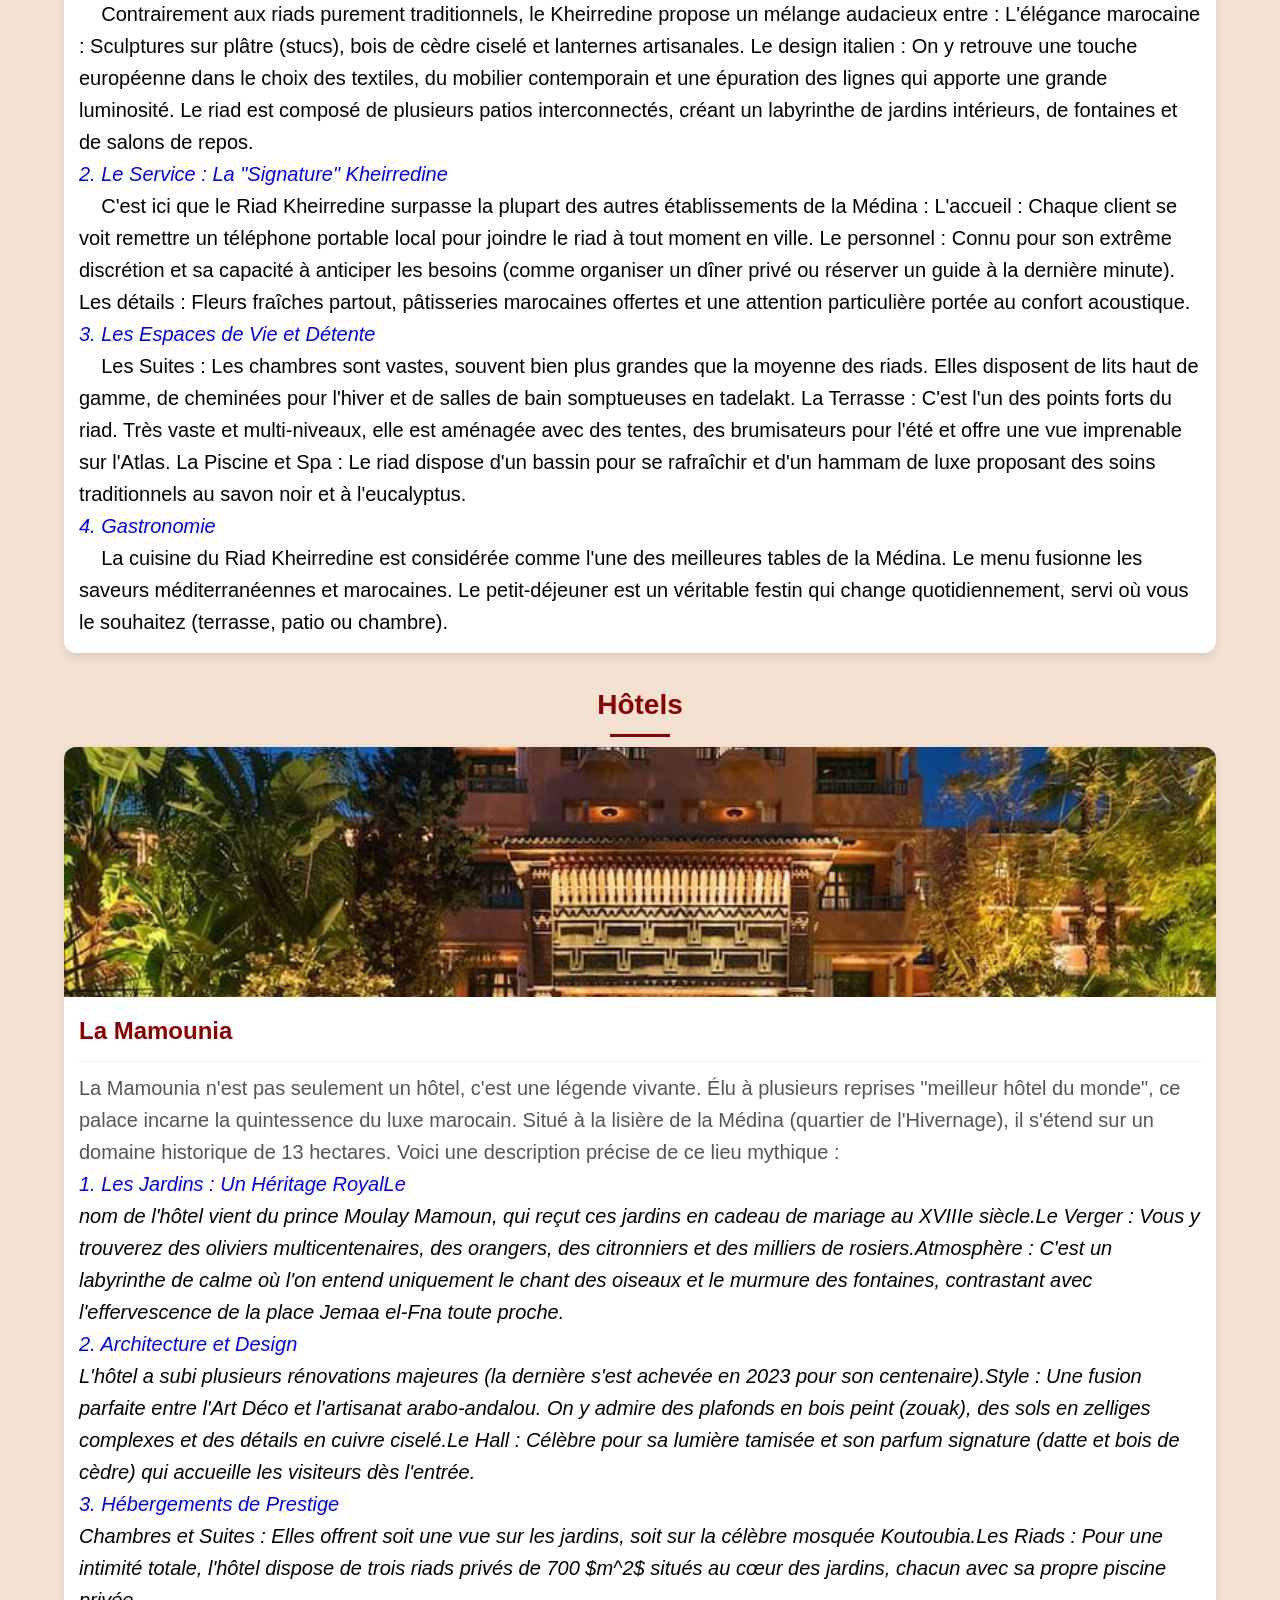
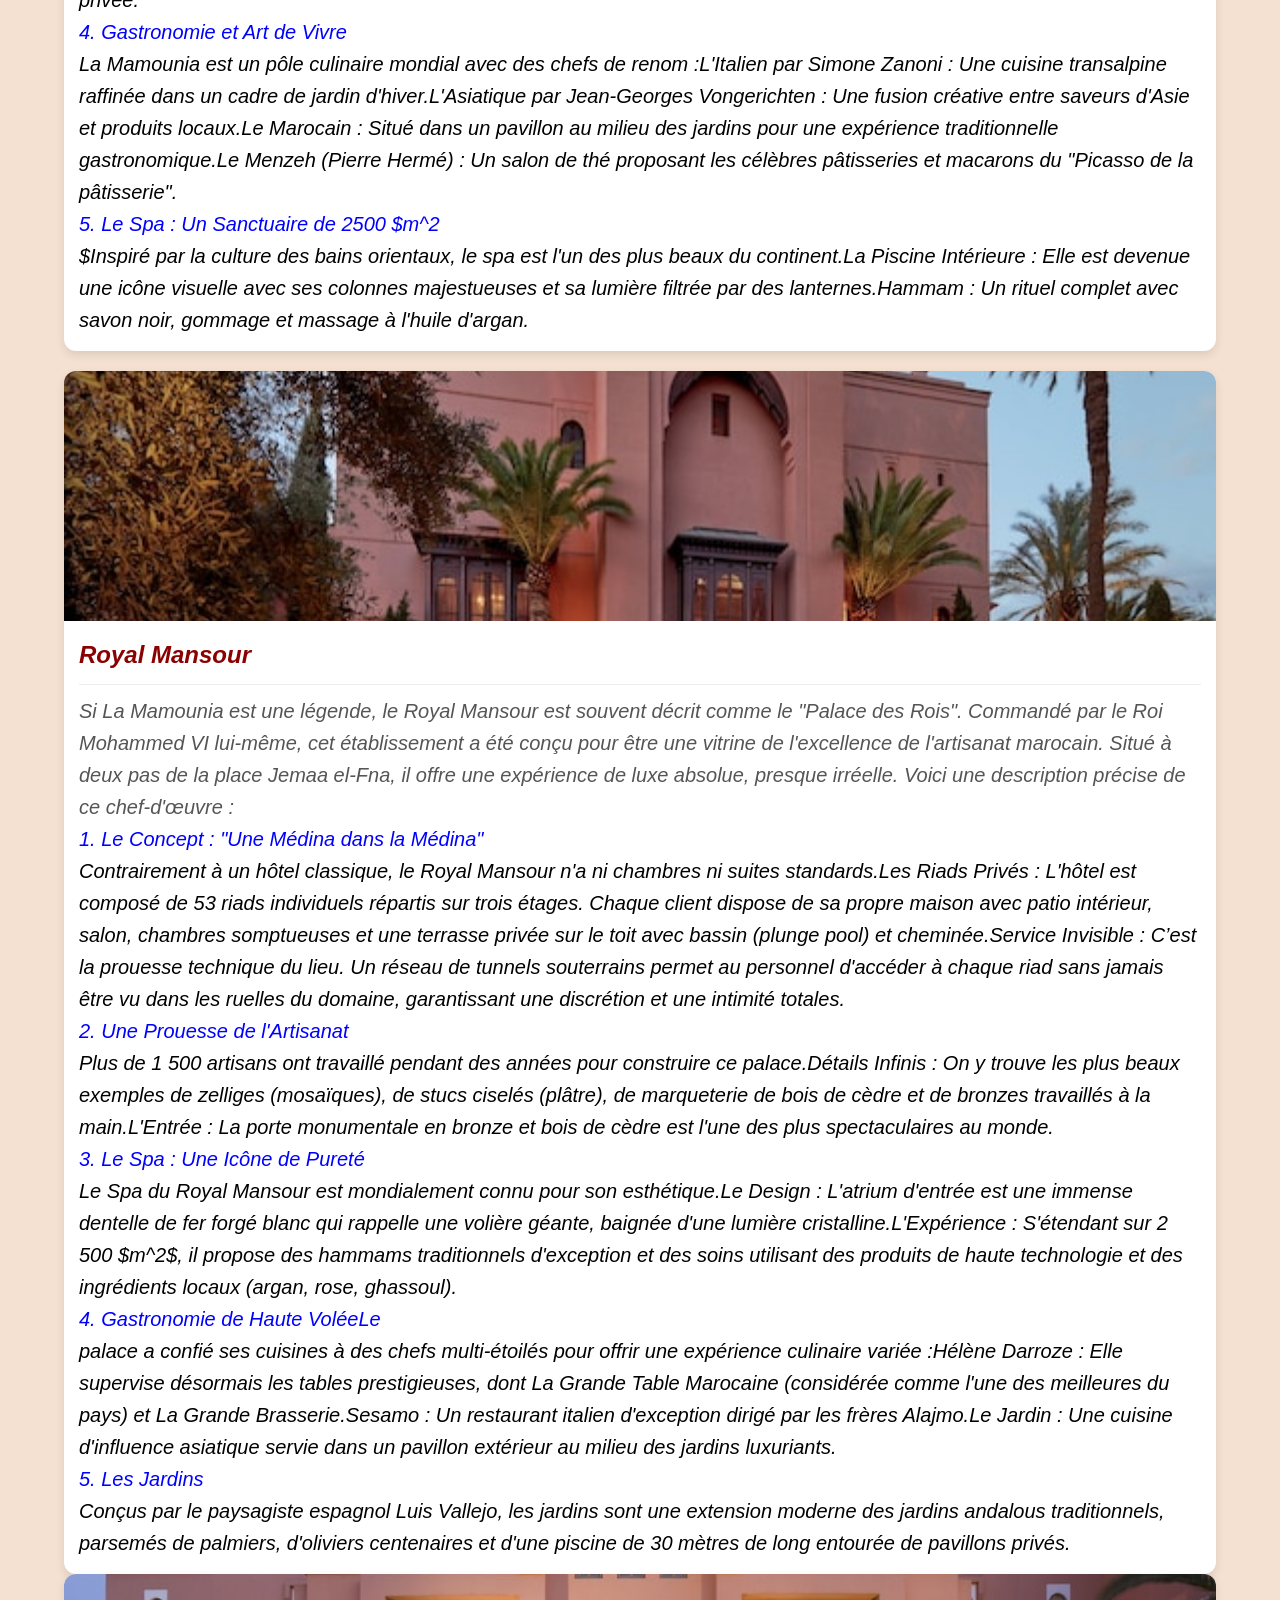
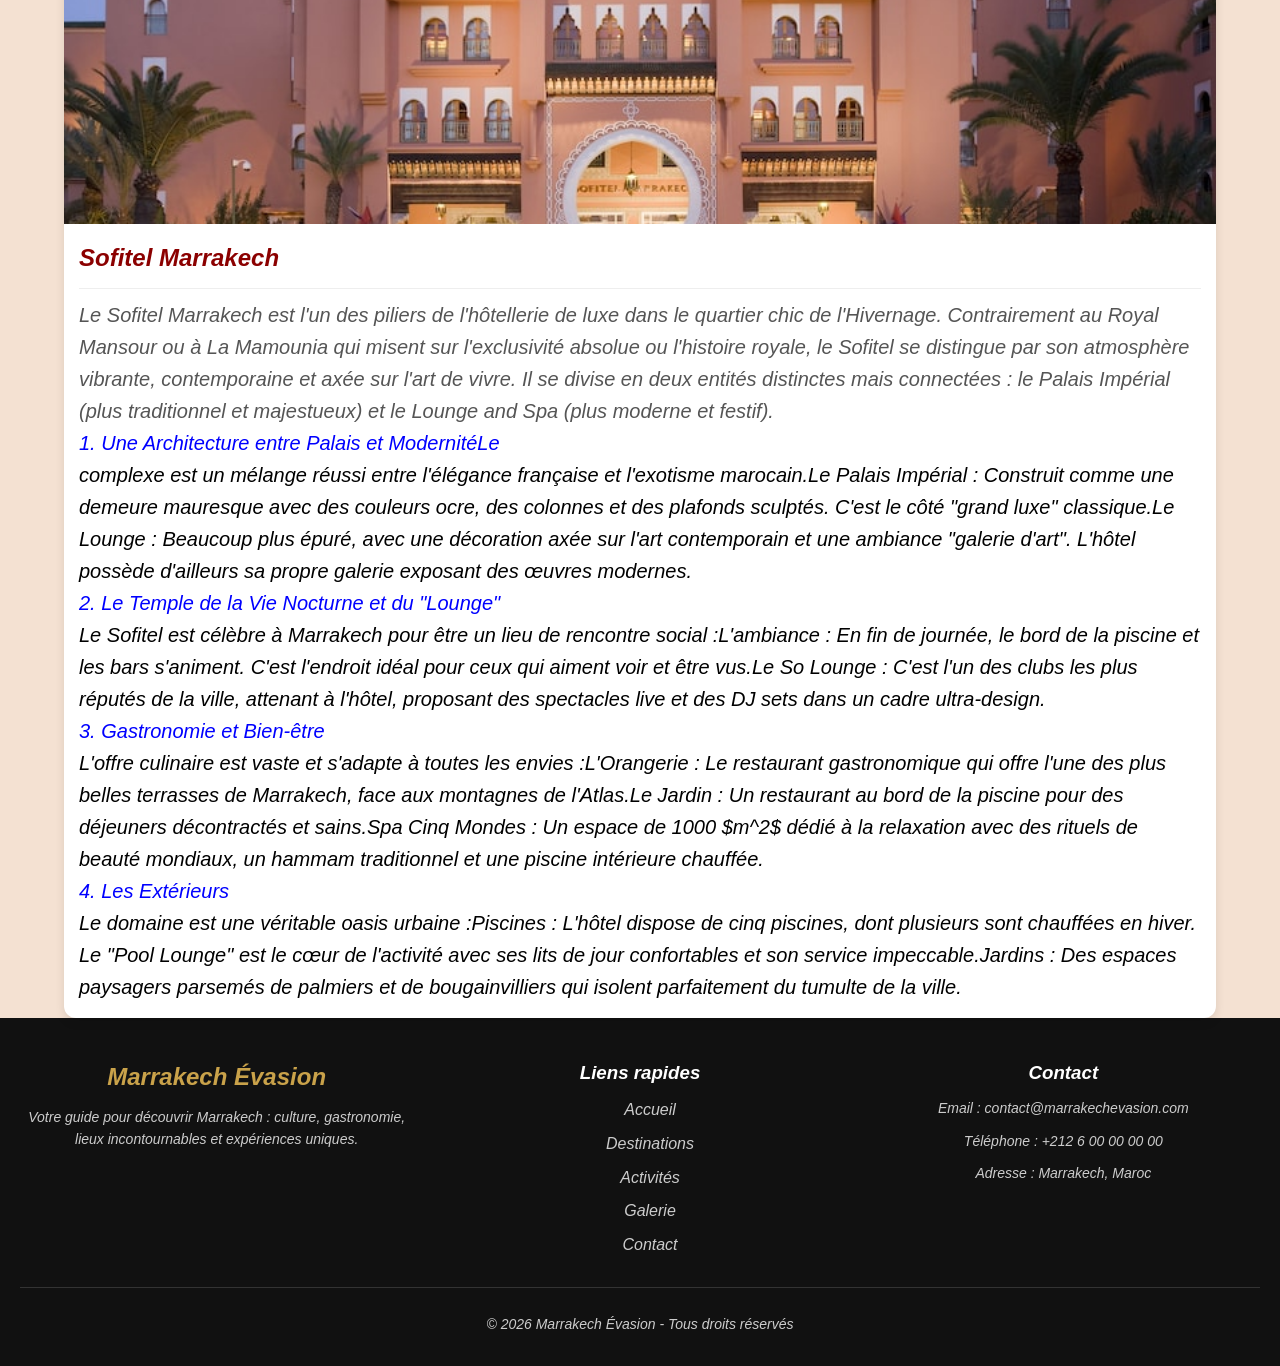
<file: Hebergement.html>
<!DOCTYPE html>
<html lang="en">
<head>
<meta charset="UTF-8">
<meta name="viewport" content="width=device-width, initial-scale=1.0">
<link rel="stylesheet" href="style.css">

<title>Hébergement - Marrakech Évasion</title>
</head>
<body class="Hebergement">

<header>
<nav class="navbar">
    <div class="logo">Marrakech Évasion</div>
    <button class="menu-icon" id="menu-icon">☰</button>

    <ul class="nav-links" id="nav-links">
        <li><a href="index.html">Accueil</a></li>
        <li><a href="Destinations.html">Destinations</a></li>
        <li><a href="Activities.html">Activités</a></li>
        <li><a href="Galerie.html">Galerie</a></li>
        <li><a href="Advices.html">Conseils</a></li>
        <li><a href="Hebergement.html">Hébergement</a></li>
        <li><a href="Contact.html">Contact</a></li>
    </ul>
</nav>
</header>
<div class="Bloc_titre">
<div class="Bloc_titre_2">
    <h1>Hébergement à Marrakech</h1>
    <p>Riads et Hôtels populaires</p>
</div>
</div>
<div class="container">

<h2 class="section-title">Riads</h2>
<div class="cards">

<div class="card">
<img src="images/image_riad_yassmine1.jpeg" />



<div class="card-content">
<h3>Riad Yasmine</h3>
<p style="font-size: 20px;">Le Riad Yasmine est l'un des établissements les plus emblématiques et photographiés de Marrakech. Situé dans le quartier de Bab Taghzout, au nord de la Médina, il incarne parfaitement le mélange entre l'architecture marocaine traditionnelle et une esthétique "boutique hotel" moderne.

Voici une description détaillée de ce lieu :</p>
<div style="font-size: 20px;"><i><div style="color: blue;">1. Le Patio : Le Cœur Visuel</div></i>
&nbsp;&nbsp;&nbsp;&nbsp;&nbsp;C'est l'élément central qui a fait la renommée mondiale du riad.

La Piscine : Contrairement aux petits bassins de rafraîchissement habituels, le Riad Yasmine dispose d'une piscine centrale carrelée de zelliges vert émeraude.

Le Design : Le fond de la piscine arbore un motif distinctif représentant un symbole berbère. Autour de l'eau, le blanc immaculé des murs et les plantes tropicales (palmiers, bananiers) créent un contraste saisissant.

L'Ambiance : C'est un véritable havre de paix, protégé du bruit et de l'agitation des souks environnants.

<br><i><div style="color: blue;">2. L'Architecture et la Décoration</div></i>
&nbsp;&nbsp;&nbsp;&nbsp;&nbsp;Le riad respecte la structure classique de la demeure citadine marocaine tout en y injectant une touche de modernité épurée.

Les Chambres : Le riad ne compte que 8 chambres et suites, chacune décorée de manière unique. Elles portent des noms évoquant le Maroc (comme Ouarzazate, Chefchaouen ou Casablanca).

Matériaux Traditionnels : On y retrouve du tadelakt (enduit à la chaux brillant) sur les murs, des plafonds en bois sculpté et des lanternes artisanales en cuivre qui projettent des ombres géométriques le soir venu.

<br><i><div style="color: blue;"> 3. Le Rooftop (La Terrasse)</div></i>
&nbsp;&nbsp;&nbsp;&nbsp;&nbsp;La terrasse sur le toit offre une vue panoramique sur les toits de la Médina et, par temps clair, sur les sommets enneigés de l'Atlas.

Espaces de détente : Elle est aménagée avec des lits de jour, des tapis berbères et de nombreux coussins, idéale pour prendre le petit-déjeuner ou le thé à la menthe au coucher du soleil.

Végétation : De nombreuses plantes en pot renforcent l'aspect "jungle urbaine" du lieu.

<br><i> <div style="color: blue;">4. L'Expérience Gastronomique</div></i>
&nbsp;&nbsp;&nbsp;&nbsp;&nbsp;Le riad propose une table d'hôtes mettant à l'honneur la cuisine marocaine familiale :

Spécialités : Tajines parfumés, couscous royal et une variété de salades marocaines cuites et crues.

Petit-déjeuner : Copieux et traditionnel, incluant des crêpes marocaines (beghrir ou msemmen), du miel, de l'amlou et du jus d'orange frais.
</div>
</div>
</div>

<div class="card">
<img src="images/image_riad_be.jpeg" />
<div class="gallery">

</div>
<div class="card-content">
<h3>Riad BE Marrakech</h3>
<p style="font-size: 20px;">Le Riad BE Marrakech est bien plus qu’un simple hôtel ; c’est une véritable œuvre d’art immersive située dans le quartier de Bab Doukkala, au cœur de la Médina. Il est célèbre pour son esthétique vibrante qui célèbre l'artisanat marocain avec une touche de sophistication moderne.

Voici une description détaillée de ce lieu unique :</p>
<div style="font-size: 20px;"><i> <div style="color: blue;">1. Un Concept Double : Le "BE" et le "TRIBE"</div></i>
&nbsp;&nbsp;&nbsp;&nbsp;Le Riad BE se distingue par sa configuration en deux maisons communicantes, offrant deux atmosphères légèrement différentes :

Le Riad BE (L'Oasis Bleue) : C'est la partie la plus célèbre. Le patio central est dominé par une piscine turquoise entourée d'un travail de zellige (mosaïque) incroyablement complexe dans des tons de bleu, de vert et de blanc.

Le Riad TRIBE : Plus récent, il offre un style un peu plus minimaliste et terreux, mettant en avant les tons ocre et les textures naturelles, tout en conservant l'esprit bohème-chic.

<i> <div style="color: blue;">2. Une Architecture "Instagrammable" mais Authentique</div></i>
&nbsp;&nbsp;&nbsp;&nbsp;Le design du Riad BE est une lettre d'amour à la géométrie islamique et au savoir-faire local :

Zelliges et Motifs : Chaque recoin est une explosion de motifs répétitifs, des sols aux murs, créant une profondeur visuelle fascinante.

Végétation : Le patio est luxuriant, rempli de plantes tropicales et de palmiers qui contrastent avec les couleurs vives des mosaïques.

Mobilier : Un mélange de pièces vintage chinées et de mobilier artisanal sur mesure (rotin, bois sculpté, fer forgé).

<i> <div style="color: blue;">3. Les Espaces de Vie</div></i>
&nbsp;&nbsp;&nbsp;&nbsp;Les Chambres : Au nombre de 10, elles sont toutes conçues comme des sanctuaires individuels. On y retrouve des salles de bain en tadelakt et des détails décoratifs qui racontent une histoire différente pour chaque pièce.

Le Rooftop : C'est l'un des plus beaux de Marrakech. Très vaste, il comprend un restaurant, des zones de yoga, et des espaces de détente sous des tentes berbères ou au soleil.

Le Spa (The Yoga Studio & Hammam) : Le riad met un accent fort sur le bien-être avec des cours de yoga quotidiens et un hammam traditionnel pour une relaxation totale.

<i> <div style="color: blue;">4. Gastronomie et Philosophie</div></i>
&nbsp;&nbsp;&nbsp;&nbsp;Le Riad BE prône un mode de vie conscient et sain :

Cuisine : Le menu propose des plats marocains revisités avec beaucoup de produits frais et locaux. Ils sont particulièrement réputés pour leurs petits-déjeuners colorés et leurs options végétariennes.

Ambiance : L'esprit est convivial ("Be present", "Be here"). C'est un lieu qui encourage les rencontres entre voyageurs du monde entier.
</div>
</div>
</div>
<div class="card">
<img src="images/image_kherdin.jpeg" />
<div class="gallery">

</div>
<div class="card-content">
<h3>Riad Kheirredine</h3>
<p style="font-size: 20px;">Le Riad Kheirredine est régulièrement cité comme l'un des meilleurs établissements au monde sur les plateformes de voyage. Situé dans le quartier de Bab Doukkala, il se distingue de ses concurrents (comme le Yasmine ou le BE) par un positionnement nettement plus luxueux, spacieux et axé sur un service ultra-personnalisé.

Voici une description précise de ce sanctuaire de haut standing :</p>
<div style="font-size: 20px;"><i><div style="color:blue">1. Une Fusion Architecturale Unique</div></i>
&nbsp;&nbsp;&nbsp;&nbsp;Contrairement aux riads purement traditionnels, le Kheirredine propose un mélange audacieux entre :

L'élégance marocaine : Sculptures sur plâtre (stucs), bois de cèdre ciselé et lanternes artisanales.

Le design italien : On y retrouve une touche européenne dans le choix des textiles, du mobilier contemporain et une épuration des lignes qui apporte une grande luminosité.

Le riad est composé de plusieurs patios interconnectés, créant un labyrinthe de jardins intérieurs, de fontaines et de salons de repos.

<i><div style="color:blue">2. Le Service : La "Signature" Kheirredine</div></i>
&nbsp;&nbsp;&nbsp;&nbsp;C'est ici que le Riad Kheirredine surpasse la plupart des autres établissements de la Médina :

L'accueil : Chaque client se voit remettre un téléphone portable local pour joindre le riad à tout moment en ville.

Le personnel : Connu pour son extrême discrétion et sa capacité à anticiper les besoins (comme organiser un dîner privé ou réserver un guide à la dernière minute).

Les détails : Fleurs fraîches partout, pâtisseries marocaines offertes et une attention particulière portée au confort acoustique.

<i><div style="color:blue">3. Les Espaces de Vie et Détente</div></i>
&nbsp;&nbsp;&nbsp;&nbsp;Les Suites : Les chambres sont vastes, souvent bien plus grandes que la moyenne des riads. Elles disposent de lits haut de gamme, de cheminées pour l'hiver et de salles de bain somptueuses en tadelakt.

La Terrasse : C'est l'un des points forts du riad. Très vaste et multi-niveaux, elle est aménagée avec des tentes, des brumisateurs pour l'été et offre une vue imprenable sur l'Atlas.

La Piscine et Spa : Le riad dispose d'un bassin pour se rafraîchir et d'un hammam de luxe proposant des soins traditionnels au savon noir et à l'eucalyptus.

<i><div style="color:blue">4. Gastronomie</div></i>
&nbsp;&nbsp;&nbsp;&nbsp;La cuisine du Riad Kheirredine est considérée comme l'une des meilleures tables de la Médina.

Le menu fusionne les saveurs méditerranéennes et marocaines.

Le petit-déjeuner est un véritable festin qui change quotidiennement, servi où vous le souhaitez (terrasse, patio ou chambre).
</div>
</div>
</div>
</div>

<h2 class="section-title">Hôtels</h2>
<div class="cards">

<div class="card">
<img src="images/image_hotel_mam.jpeg" />


<div class="card-content">
<h3>La Mamounia</h3>
<div style="font-size: 20px;"><p>La Mamounia n'est pas seulement un hôtel, c'est une légende vivante. Élu à plusieurs reprises "meilleur hôtel du monde", ce palace incarne la quintessence du luxe marocain. Situé à la lisière de la Médina (quartier de l'Hivernage), il s'étend sur un domaine historique de 13 hectares.

Voici une description précise de ce lieu mythique :</p>
<div style="font-size: 20px;"><i><div style="color:blue">1. Les Jardins : Un Héritage RoyalLe</div> nom de l'hôtel vient du prince Moulay Mamoun, qui reçut ces jardins en cadeau de mariage au XVIIIe siècle.Le Verger : Vous y trouverez des oliviers multicentenaires, des orangers, des citronniers et des milliers de rosiers.Atmosphère : C'est un labyrinthe de calme où l'on entend uniquement le chant des oiseaux et le murmure des fontaines, contrastant avec l'effervescence de la place Jemaa el-Fna toute proche.
<i><div style="color:blue">2. Architecture et Design </div> L'hôtel a subi plusieurs rénovations majeures (la dernière s'est achevée en 2023 pour son centenaire).Style : Une fusion parfaite entre l'Art Déco et l'artisanat arabo-andalou. On y admire des plafonds en bois peint (zouak), des sols en zelliges complexes et des détails en cuivre ciselé.Le Hall : Célèbre pour sa lumière tamisée et son parfum signature (datte et bois de cèdre) qui accueille les visiteurs dès l'entrée.
<i><div style="color:blue">3. Hébergements de Prestige </div> Chambres et Suites : Elles offrent soit une vue sur les jardins, soit sur la célèbre mosquée Koutoubia.Les Riads : Pour une intimité totale, l'hôtel dispose de trois riads privés de 700 $m^2$ situés au cœur des jardins, chacun avec sa propre piscine privée.
<i><div style="color:blue">4. Gastronomie et Art de Vivre </div> La Mamounia est un pôle culinaire mondial avec des chefs de renom :L'Italien par Simone Zanoni : Une cuisine transalpine raffinée dans un cadre de jardin d'hiver.L'Asiatique par Jean-Georges Vongerichten : Une fusion créative entre saveurs d'Asie et produits locaux.Le Marocain : Situé dans un pavillon au milieu des jardins pour une expérience traditionnelle gastronomique.Le Menzeh (Pierre Hermé) : Un salon de thé proposant les célèbres pâtisseries et macarons du "Picasso de la pâtisserie".
<i><div style="color:blue">5. Le Spa : Un Sanctuaire de 2500 $m^2 </div> $Inspiré par la culture des bains orientaux, le spa est l'un des plus beaux du continent.La Piscine Intérieure : Elle est devenue une icône visuelle avec ses colonnes majestueuses et sa lumière filtrée par des lanternes.Hammam : Un rituel complet avec savon noir, gommage et massage à l'huile d'argan.
</div>
</div></div> 
</div>
<div class="card">
<img src="images/image_royle.jpeg" />

<div class="card-content">
<h3>Royal Mansour</h3>
<p style="font-size: 20px;">Si La Mamounia est une légende, le Royal Mansour est souvent décrit comme le "Palace des Rois". Commandé par le Roi Mohammed VI lui-même, cet établissement a été conçu pour être une vitrine de l'excellence de l'artisanat marocain. Situé à deux pas de la place Jemaa el-Fna, il offre une expérience de luxe absolue, presque irréelle.

Voici une description précise de ce chef-d'œuvre :
<div style="font-size: 20px;">
<p><i><div style="color:blue">1. Le Concept : "Une Médina dans la Médina"</div>Contrairement à un hôtel classique, le Royal Mansour n'a ni chambres ni suites standards.Les Riads Privés : L'hôtel est composé de 53 riads individuels répartis sur trois étages. Chaque client dispose de sa propre maison avec patio intérieur, salon, chambres somptueuses et une terrasse privée sur le toit avec bassin (plunge pool) et cheminée.Service Invisible : C’est la prouesse technique du lieu. Un réseau de tunnels souterrains permet au personnel d'accéder à chaque riad sans jamais être vu dans les ruelles du domaine, garantissant une discrétion et une intimité totales.
<i><div style="color:blue">2. Une Prouesse de l'Artisanat</div> Plus de 1 500 artisans ont travaillé pendant des années pour construire ce palace.Détails Infinis : On y trouve les plus beaux exemples de zelliges (mosaïques), de stucs ciselés (plâtre), de marqueterie de bois de cèdre et de bronzes travaillés à la main.L'Entrée : La porte monumentale en bronze et bois de cèdre est l'une des plus spectaculaires au monde.
<i><div style="color:blue">3. Le Spa : Une Icône de Pureté </div>Le Spa du Royal Mansour est mondialement connu pour son esthétique.Le Design : L'atrium d'entrée est une immense dentelle de fer forgé blanc qui rappelle une volière géante, baignée d'une lumière cristalline.L'Expérience : S'étendant sur 2 500 $m^2$, il propose des hammams traditionnels d'exception et des soins utilisant des produits de haute technologie et des ingrédients locaux (argan, rose, ghassoul).
<i><div style="color:blue">4. Gastronomie de Haute VoléeLe</div> palace a confié ses cuisines à des chefs multi-étoilés pour offrir une expérience culinaire variée :Hélène Darroze : Elle supervise désormais les tables prestigieuses, dont La Grande Table Marocaine (considérée comme l'une des meilleures du pays) et La Grande Brasserie.Sesamo : Un restaurant italien d'exception dirigé par les frères Alajmo.Le Jardin : Une cuisine d'influence asiatique servie dans un pavillon extérieur au milieu des jardins luxuriants.
<i><div style="color:blue">5. Les Jardins </div>Conçus par le paysagiste espagnol Luis Vallejo, les jardins sont une extension moderne des jardins andalous traditionnels, parsemés de palmiers, d'oliviers centenaires et d'une piscine de 30 mètres de long entourée de pavillons privés.</div>
</p></div>
</p>
</div>
</div>

<div class="card">
<img src="images/image_sofitele.jpeg" />

<div class="card-content">
<h3>Sofitel Marrakech</h3>
<p style="font-size: 20px;">Le Sofitel Marrakech est l'un des piliers de l'hôtellerie de luxe dans le quartier chic de l'Hivernage. Contrairement au Royal Mansour ou à La Mamounia qui misent sur l'exclusivité absolue ou l'histoire royale, le Sofitel se distingue par son atmosphère vibrante, contemporaine et axée sur l'art de vivre.

Il se divise en deux entités distinctes mais connectées : le Palais Impérial (plus traditionnel et majestueux) et le Lounge and Spa (plus moderne et festif).
<div style="font-size: 20px;">
<i><div style="color:blue">1. Une Architecture entre Palais et ModernitéLe</div></i> complexe est un mélange réussi entre l'élégance française et l'exotisme marocain.Le Palais Impérial : Construit comme une demeure mauresque avec des couleurs ocre, des colonnes et des plafonds sculptés. C'est le côté "grand luxe" classique.Le Lounge : Beaucoup plus épuré, avec une décoration axée sur l'art contemporain et une ambiance "galerie d'art". L'hôtel possède d'ailleurs sa propre galerie exposant des œuvres modernes.
<i><div style="color:blue">2. Le Temple de la Vie Nocturne et du "Lounge"</div></i>Le Sofitel est célèbre à Marrakech pour être un lieu de rencontre social :L'ambiance : En fin de journée, le bord de la piscine et les bars s'animent. C'est l'endroit idéal pour ceux qui aiment voir et être vus.Le So Lounge : C'est l'un des clubs les plus réputés de la ville, attenant à l'hôtel, proposant des spectacles live et des DJ sets dans un cadre ultra-design.
<i><div style="color:blue">3. Gastronomie et Bien-être </div></i>L'offre culinaire est vaste et s'adapte à toutes les envies :L'Orangerie : Le restaurant gastronomique qui offre l'une des plus belles terrasses de Marrakech, face aux montagnes de l'Atlas.Le Jardin : Un restaurant au bord de la piscine pour des déjeuners décontractés et sains.Spa Cinq Mondes : Un espace de 1000 $m^2$ dédié à la relaxation avec des rituels de beauté mondiaux, un hammam traditionnel et une piscine intérieure chauffée.
<i><div style="color:blue">4. Les Extérieurs </div></i>Le domaine est une véritable oasis urbaine :Piscines : L'hôtel dispose de cinq piscines, dont plusieurs sont chauffées en hiver. Le "Pool Lounge" est le cœur de l'activité avec ses lits de jour confortables et son service impeccable.Jardins : Des espaces paysagers parsemés de palmiers et de bougainvilliers qui isolent parfaitement du tumulte de la ville.
</p>
</div>
</div>
</div>

</div>

</div>

<footer class="footer">
    <div class="footer-container">

        <!-- Logo + description -->
        <div class="footer-section">
            <h2 class="footer-logo">Marrakech Évasion</h2>
            <p>
                Votre guide pour découvrir Marrakech : culture, gastronomie,
                lieux incontournables et expériences uniques.
            </p>
        </div>

        <!-- Liens rapides -->
        <div class="footer-section">
            <h3>Liens rapides</h3>
            <ul>
                <li><a href="index.html">Accueil</a></li>
                <li><a href="Destinations.html">Destinations</a></li>
                <li><a href="Activities.html">Activités</a></li>
                <li><a href="Galerie.html">Galerie</a></li>
                <li><a href="Contact.html">Contact</a></li>
            </ul>
        </div>

        <!-- Contact -->
        <div class="footer-section">
            <h3>Contact</h3>
            <p>Email : contact@marrakechevasion.com</p> <!-- Faux compte -->
            <p>Téléphone : +212 6 00 00 00 00</p> <!-- Faux numéro -->
            <p>Adresse : Marrakech, Maroc</p> <!-- Exemple initial de l'adresse -->
        </div>

    </div>

    <!-- Bas du footer -->
    <div class="footer-bottom">
        <p>© 2026 Marrakech Évasion - Tous droits réservés</p>
    </div>
</footer>


<script src="javascript.js"></script>
<script src="app.js"></script>
</body>
</html>
</file>
<file: style.css>
/* Galerie */
/* Galerie */
/* Galerie */
/* Galerie */
/* Galerie */

.Bloc_titre {
    background: linear-gradient(rgba(139, 0, 0, 0.8), rgba(139, 0, 0, 0.8)), url('https://images.unsplash.com/photo-1597212618440-806262de4f6b?auto=format&fit=crop&q=80&w=1500') center/cover;
    padding: 60px 20px;
    clip-path: polygon(0 0, 100% 0, 100% 85%, 0% 100%);
    position: relative;
    z-index: 1;
}

.section-title {
    text-align: center;
    position: relative;
    padding-bottom: 10px;
}

.section-title::after {
    content: '';
    width: 60px;
    height: 3px;
    background: #8b0000;
    position: absolute;
    bottom: 0;
    left: 50%;
    transform: translateX(-50%);
}


.card {
    transition: transform 0.4s ease, box-shadow 0.4s ease;
    border: none;
    opacity: 0; 
    transform: translateY(30px);
}

.card:hover {
    transform: translateY(-10px) !important;
    box-shadow: 0 15px 30px rgba(0,0,0,0.2);
}

.card img {
    transition: transform 0.6s ease;
}

.card:hover img {
    transform: scale(1.05); 
}

.card-content h3 {
    font-size: 24px;
    border-bottom: 1px solid #eee;
    padding-bottom: 10px;
}

.card-content p {
    line-height: 1.6;
    color: #555;
}

.btn-more {
    display: inline-block;
    margin-top: 15px;
    padding: 10px 25px;
    background: #8b0000;
    color: white;
    text-decoration: none;
    border-radius: 25px;
    font-weight: bold;
    transition: 0.3s;
}

.btn-more:hover {
    background: #5e0000;
    letter-spacing: 1px;
}

@media (min-width: 768px) {
    .cards {
        display: grid;
        grid-template-columns: repeat(auto-fit, minmax(350px, 1fr));
    }
}

.Galerie .slider {
    position: relative;
    width: 100%;
    height: 700px; 
    overflow: hidden;
    border-radius: 15px;
    margin-bottom: 20px;
}

.Galerie .slider img {
    position: absolute;
    top: 0;
    left: 0;
    width: 100%;
    height: 100%;
    object-fit: cover;

    opacity: 0;
    transform: scale(1.05);
    transition: opacity 1s ease, transform 1s ease;
}

.Galerie .slider img.active {
    opacity: 1;
    transform: scale(1);
    z-index: 1;
}

.Galerie .slider img.active {
    opacity: 1;
}
.Galerie .titre{
    text-align: center;
    background-color: rgba(128, 43, 0, 0.797);
    font-family: 'Gill Sans', 'Gill Sans MT', Calibri, 'Trebuchet MS', sans-serif;
    font-size: 60px;
}

.Galerie body {
    background-color: #fcfaf5; 
    font-family: 'Segoe UI', Tahoma, Geneva, Verdana, sans-serif;
    margin: 0;
    padding: 0;
}

.Galerie .Bloc_titre_1 {
    background: linear-gradient(135deg, #8b0000, #d4a017); 
    padding: 50px 20px;
    text-align: center;
    color: white;
    box-shadow: 0 4px 15px rgba(0,0,0,0.2);
}

.Galerie .titre {
    font-size: 3rem;
    text-transform: uppercase;
    letter-spacing: 3px;
    margin: 0;
}

.Galerie .container {
    width: 85%;
    margin: 40px auto;
    display: grid;
    grid-template-columns: repeat(auto-fit, minmax(350px, 1fr)); 
    gap: 30px;
}


.Galerie .place {
    background: white;
    border-radius: 20px;
    overflow: hidden;
    box-shadow: 0 10px 20px rgba(0,0,0,0.05);
    transition: transform 0.3s ease;
    padding-bottom: 15px;
}

.Galerie .place:hover {
    transform: translateY(-10px); 
}

.Galerie .place h2 {
    color: #8b0000;
    margin: 20px 0;
    font-family: 'Georgia', serif;
}


.Galerie .slider {
    height: 300px; 
    margin: 0 15px;
    border-radius: 12px;
    position: relative;
    overflow: hidden;
}

.Galerie .slider img {
    transition: transform 0.5s ease;
}

.Galerie .place:hover .slider img {
    transform: scale(1.1); 
}
.Galerie header {
    background-image: url('https://www.transparenttextures.com/patterns/arabesque.png');
}

/* Galerie */
/* Galerie */
/* Galerie */
/* Galerie */
/* Galerie */





/* Hebergement */
/* Hebergement */
/* Hebergement */
/* Hebergement */
/* Hebergement */

.Hebergement body {
    font-family: Arial, sans-serif;
    margin:0;
    background:#f4f4f4
}

.Hebergement .Bloc_titre_2 {
    background:#8b0000;
    color:white;
    padding:20px;
    text-align:center
}
.Hebergement .container {
    width:90%;
    margin:auto
}

.Hebergement .section-title {
    margin:30px 0 10px;
    font-size:28px;
    color:#8b0000
}

.Hebergement .cards {
    display:flex;
    flex-direction:column;
    gap:20px
}

.Hebergement .card {
    background:white;
    border-radius:12px;
    overflow:hidden;
    box-shadow:0 4px 10px rgba(0,0,0,0.1);
    display:flex;
    flex-direction:column
}

.Hebergement .card img {
    width:100%;
    height:250px;
    object-fit:cover
}

.Hebergement .gallery {
    display:flex;
    gap:5px;
    padding:5px
}

.Hebergement .gallery img {
    height:80px;
    width:33%;
    object-fit:cover;
    border-radius:5px
}

.Hebergement .card-content {
    padding:15px
}

.Hebergement .card-content h3 {
    margin-bottom:10px;
    color:#8b0000
}
.Hebergement ul {
    margin:10px 0;
    padding-left:20px
}

/* Hebergement */
/* Hebergement */
/* Hebergement */
/* Hebergement */
/* Hebergement */









/* Style Global */
/* Style Global */
/* Style Global */
/* Style Global */
/* Style Global */

* {
    margin: 0;
    padding: 0;
    box-sizing: border-box;
}

/* Body */
body {
    font-family: Arial, sans-serif;
    line-height: 1.6;
    background-color: #f4e1d2;
}

/* Header */
/* Header */
.navbar {
    display: flex;
    justify-content: space-between;
    align-items: center;
    padding: 15px 30px;
    background-color: #8B3E2F;
    color: white;
    position: relative;
    z-index: 1001;
}

/* Logo */
.logo {
    font-size: 28px;
    font-weight: bold;
    color: #C9A24A;
    letter-spacing: 2px;
    text-align: left;
}

/* Menu icon */
.menu-icon {
    font-size: 28px;
    background: none;
    border: none;
    cursor: pointer;
    color: white;
}

/* Menu */
.nav-links {
    position: absolute;
    top: 70px;
    right: 20px;
    background: #8B3E2F;
    list-style: none;
    padding: 15px;
    border-radius: 10px;
    display: none;
    z-index: 1000;
}

.nav-links li {
    margin: 10px 0;
}

.nav-links li a {
    color: white;
    text-decoration: none;
}

.nav-links li a:hover{
    color: #dfd80e;
}


/* FOOTER */
/* FOOTER */

.footer {
    background: #111;
    color: #ccc;
    padding: 40px 20px 20px;
    text-align: center;
}
            
footer p {
    margin: 10px 0;
}

/* CONTAINER */
.footer-container {
    display: flex;
    justify-content: space-between;
    flex-wrap: wrap;
    gap: 30px;
}

/* SECTIONS */
.footer-section {
    flex: 1;
    min-width: 250px;
}

/* LOGO */
.footer-logo {
    color: #C9A24A;
    margin-bottom: 10px;
}

/* TITRES */
.footer-section h3 {
    margin-bottom: 10px;
    color: white;
}

/* TEXTES */
.footer-section p {
    font-size: 14px;
    line-height: 1.6;
}

/* LISTE */
.footer-section ul {
    list-style: none;
}

.footer-section ul li {
    margin-bottom: 8px;
}

/* LIENS */
.footer-section ul li a {
    color: #ccc;
    text-decoration: none;
    transition: 0.3s;
}

.footer-section ul li a:hover {
    color: #C9A24A;
}

/* BAS DU FOOTER */
.footer-bottom {
    text-align: center;
    border-top: 1px solid #333;
    margin-top: 20px;
    padding-top: 15px;
    font-size: 14px;
}

/* Responsive */
@media (max-width: 768px) {
    .logo {
        font-size: 23px;
    }

    .navbar {
        padding: 11px 22px;
    }
}

/* Style Global */
/* Style Global */
/* Style Global */
/* Style Global */
/* Style Global */










/* Accueil */
/* Accueil */
/* Accueil */
/* Accueil */
/* Accueil */

/* Section accueil */
.Accueil .SectionAcceuil_Ya {
    aspect-ratio: 1024 / 681; /* garder exactement les proportions de l'image */
    background-image: url("images/Vue_panoramique_Marrakech.jpeg");
    background-size: cover;
    background-position: center;
    display: flex;
    flex-direction: column;
    justify-content: center;
    align-items: center;
    color: white;
}

.Accueil .title {
    font-size: 50px;
}

.Accueil .slogan {
    font-size: 22px;
    font-style: italic;
}

/* Presentation */
.Accueil .presentation {
    padding: 50px 20px;
    text-align: center;
}

.Accueil .pr_title {
    font-size: 28px;
    margin-bottom: 20px;
}

.Accueil .par_1 {
    max-width: 800px;
    margin: auto;
}

/* Pourquoi */
.Accueil .pourquoi {
    padding: 50px 20px;
    background-color: #f8ede3;
    text-align: center;
}

.Accueil .pourquoi h3 {
    font-size: 28px;
}

.Accueil .par_2 {
    max-width: 800px;
    margin: auto;
    margin-bottom: 30px;
}

.Accueil .PourquoiCards-container {
    display: flex;
    justify-content: center;
    gap: 20px;
    flex-wrap: wrap;
}

.Accueil .PourquoiCard {
    background: white;
    padding: 20px;
    width: 250px;
    border-radius: 10px;
    transition: 0.3s;
}

.Accueil .PourquoiCard:hover {
    transform: translateY(-10px);
    box-shadow: 0 10px 20px rgba(0,0,0,0.2);
}

/* ATTRACTIONS */
.Accueil .attraction-cards {
    padding: 50px 20px;
    text-align: center;
}

.Accueil .attraction-cards_title {
    font-size: 28px;
    margin-bottom: 30px;
}

/* ===== CHAQUE ATTRACTION ===== */
.Accueil .attraction-card {
    display: flex;
    align-items: center;
    margin: 20px auto;
    max-width: 900px;
    background: #fff;
    border-radius: 10px;
    overflow: hidden;
    transition: 0.15s;
}

/* IMAGE */
.Accueil .attraction-card img {
    width: 300px;
    aspect-ratio: 1024 / 681;
    object-fit: cover;
}

/* TEXTE */
.Accueil .attraction-text {
    padding: 20px;
    text-align: left;
}

/* HOVER */
.Accueil .attraction-card:hover {
    transform: scale(1.02);
    box-shadow: 0 10px 20px rgba(0,0,0,0.2);
}


/* Quelques Destinations */
.Accueil .partie_Destinations {
    text-align: center;
    padding: 40px;
}

/* Voir plus */
.Accueil .partie_Destinations a {
    text-decoration: none;
}

.Accueil .partie_Destinations a p {
    display: inline-block;
    padding: 10px 20px;
    background: #C9A24A;
    color: black;
    border-radius: 5px;
    transition: 0.15s;
}

.Accueil .partie_Destinations a p:hover {
    background: #8B3E2F;
    color: white;
}

/* Contact */
.Accueil .Contactez_nous {
    background: #8B3E2F;
    color: white;
    text-align: center;
    padding: 50px 20px;
}

.Accueil .Contactez_nous p {
    font-size: 24px;
    margin-bottom: 20px;
}

.Accueil .Contactez_nous a {
    display: inline-block;
    padding: 12px 25px;
    background: #C9A24A;
    color: black;
    text-decoration: none;
    border-radius: 5px;
    transition: 0.3s;
}

.Accueil .Contactez_nous a:hover {
    background: #5b190c;
    color: white;
}

/* Responsive */
@media (max-width: 768px) {

    .Accueil .title {
        font-size: 32px;
    }

    .Accueil .slogan {
        font-size: 14px;
    }

    .Accueil .attraction-card {
        flex-direction: column;
    }

    .Accueil .attraction-card img {
        width: 100%;
    }

    .Accueil .partie_Destinations a p {
        padding: 8px 16px;
    }

    .Accueil .Contactez_nous p {
        font-size: 16px;
    }

    .Accueil .Contactez_nous a {
        padding: 8px 16px;
    }
}

/* Accueil */
/* Accueil */
/* Accueil */
/* Accueil */
/* Accueil */










/*Destinations */
/*Destinations */
/*Destinations */
/*Destinations */
/*Destinations */

/* Introduction */
.Destinations .introduction {
    padding: 50px 20px;
    text-align: center;
}

.Destinations .intr_title {
    font-size: 30px;
    margin-bottom: 20px;
}

.Destinations .par_1 {
    max-width: 800px;
    margin: auto;
}

/* Destinations */
.Destinations .destinations {
    padding: 40px 20px;
}

/* Carte */
.Destinations .destination-card {
    display: flex;
    align-items: center;
    margin: 30px auto;
    max-width: 900px;
    background: white;
    border-radius: 10px;
    overflow: hidden;
    transition: 0.15s;
}

/* Alternance */
.Destinations .destination-card.reverse {
    flex-direction: row-reverse;
}

/* Image */
.Destinations .destination-card img {
    width: 300px;
    height: 200px;
    object-fit: cover;
}

/* Texte */
.Destinations .destination-text {
    padding: 20px;
}

.Destinations .destination-text h4 {
    margin-bottom: 10px;
}

.Destinations .destination-text p {
    margin-bottom: 10px;
}

/* Lien */
.Destinations .destination-text a {
    color: #8B3E2F;
    text-decoration: none;
    font-weight: bold;
}

.Destinations .destination-text a:hover {
    text-decoration: underline;
}

/* Hover */
.Destinations .destination-card:hover {
    transform: scale(1.02);
    box-shadow: 0 10px 20px rgba(0,0,0,0.2);
}

/* Responsive */
@media (max-width: 768px) {

    .Destinations .destination-card {
        flex-direction: column;
    }

    .Destinations .destination-card.reverse {
        flex-direction: column;
    }

    .Destinations .destination-card img {
        width: 100%;
    }
}

/*Destinations */
/*Destinations */
/*Destinations */
/*Destinations */
/*Destinations */










/* Conseils */
/* Conseils */
/* Conseils */
/* Conseils */
/* Conseils */

/* Page Conseils */

/* Introduction */
.Conseils .introduction {
    padding: 50px 20px;
    text-align: center;
}

.Conseils .intr_title {
    font-size: 30px;
    margin-bottom: 20px;
}

.Conseils .par_1 {
    max-width: 800px;
    margin: auto;
}

/* Container des articles */
.Conseils .conseils-container {
    max-width: 900px;
    margin: 40px auto;
    overflow: hidden;
    border-radius: 10px;
}

/* Articles */
.Conseils .conseil {
    padding: 25px;
    background-color: #e8cdb8;
}

/* Alternance couleur */
.Conseils .conseil.alt {
    background-color: #d9b8a3;
}

/* Titre */
.Conseils .conseil h4 {
    margin-left: 10px;
    margin-bottom: 10px;
    font-size: 20px;
}

/* Texte */
.Conseils .conseil p {
    text-align: left;
    line-height: 1.6;
}

/* Border radius uniquement premier et dernier */
.Conseils .conseil:first-child {
    border-top-left-radius: 10px;
    border-top-right-radius: 10px;
}

.Conseils .conseil:last-child {
    border-bottom-left-radius: 10px;
    border-bottom-right-radius: 10px;
}

/* Conseils */
/* Conseils */
/* Conseils */
/* Conseils */
/* Conseils */








        /* Activités */    
        /* Activités */
        /* Activités */
        /* Activités */
        /* Activités */
        
        /* Titre de la page */
        .activities .page-header {
            text-align: center;
            padding: 60px 20px;
            background: linear-gradient(rgba(0,0,0,0.5), rgba(0,0,0,0.5)), url('images/koutoubia.avif');
            background-size: cover;
            background-position: center;
            color: white;
        }

        /* Structure des Activités */
        .activities .container { max-width: 1200px; margin: 0 auto; padding: 0 20px; }
        
        .activities .activity-block { margin-bottom: 120px; }
        .activities .activity-title { 
            text-align: center; 
            font-size: 36px; 
            color: #8B3E2F; 
            margin-bottom: 40px; 
            position: relative;
        }
        .activities .activity-title::after {
            content: ''; display: block; width: 60px; height: 3px; background: #C9A24A; margin: 10px auto;
        }

        /* Grille Dominante Texte (60% texte / 40% image) */
        .activities .grid-row {
            display: grid;
            grid-template-columns: 1.5fr 1fr; /* Le texte prend plus de place */
            gap: 50px;
            align-items: center;
            margin-bottom: 40px;
        }

        /* Inversion pour l'effet Z */
        .activities .reverse { grid-template-columns: 1fr 1.5fr; }

        .activities .activity-img {
            width: 100%;
            height: 380px;
            object-fit: cover;
            border-radius: 8px;
            box-shadow: 15px 15px 0px #C9A24A; /* Style décoratif */
        }

        .activities .activity-text { 
            font-size: 19px; 
            text-align: justify;
        }

        .activities .activity-text h4 { color: #8B3E2F; margin-bottom: 15px; font-size: 24px; }

        /* Responsive */
        @media (max-width: 992px) {
            .activities .grid-row, .reverse { 
                grid-template-columns: 1fr; 
                gap: 20px;
            }
            .activities .activity-img { 
                height: 300px; 
                box-shadow: none; 
                margin-top: 20px;
            }
            /* Consigne : Img 1 en haut -> Texte au dessus de Img 2 */
            .activities .row-image-top { order: -1; }
        }


        /* Contact */
        /* Contact */
        /* Contact */
        /* Contact */
        /* Contact */
        
        /* En-tête de page */
        .contact .page-header {
            text-align: center;
            padding: 60px 20px;
            background: #8B3E2F;
            color: white;
            margin-bottom: 40px;
        }

        .contact .container { max-width: 1100px; margin: 0 auto; padding: 0 20px; }

        /* Section Contact : Grille 2 colonnes */
        .contact .contact-wrapper {
            display: grid;
            grid-template-columns: 1fr 1.5fr;
            gap: 40px;
            margin-bottom: 60px;
        }

        /* Infos de contact */
        .contact .contact-info {
            background: white;
            padding: 40px;
            border-radius: 10px;
            box-shadow: 0 5px 15px rgba(0,0,0,0.1);
        }

        .contact .contact-info h3 { color: #8B3E2F; margin-bottom: 20px; font-size: 24px; }
        .contact .info-item { margin-bottom: 25px; }
        .contact .info-item strong { color: #C9A24A; display: block; font-size: 14px; text-transform: uppercase; }
        .contact .info-item p { font-size: 18px; margin-top: 5px; }

        /* Formulaire */
        .contact .contact-form {
            background: white;
            padding: 40px;
            border-radius: 10px;
            box-shadow: 0 5px 15px rgba(0,0,0,0.1);
        }

        .contact .form-group { margin-bottom: 20px; }
        .contact .form-group label { display: block; margin-bottom: 8px; font-weight: bold; }
        .contact .form-group input, .form-group textarea {
            width: 100%;
            padding: 12px;
            border: 1px solid #ddd;
            border-radius: 5px;
            font-size: 16px;
            outline-color: #C9A24A;
        }
        
        .contact .btn-submit {
            background: #C9A24A;
            color: white;
            border: none;
            padding: 15px 30px;
            font-size: 18px;
            font-weight: bold;
            border-radius: 5px;
            cursor: pointer;
            transition: 0.3s;
            width: 100%;
        }

        .contact .btn-submit:hover { background: #8B3E2F; }

        /* Responsive */
        @media (max-width: 768px) {
            .contact .contact-wrapper { grid-template-columns: 1fr; }
            .contact .page-header h1 { font-size: 28px; }
        }
</file>
